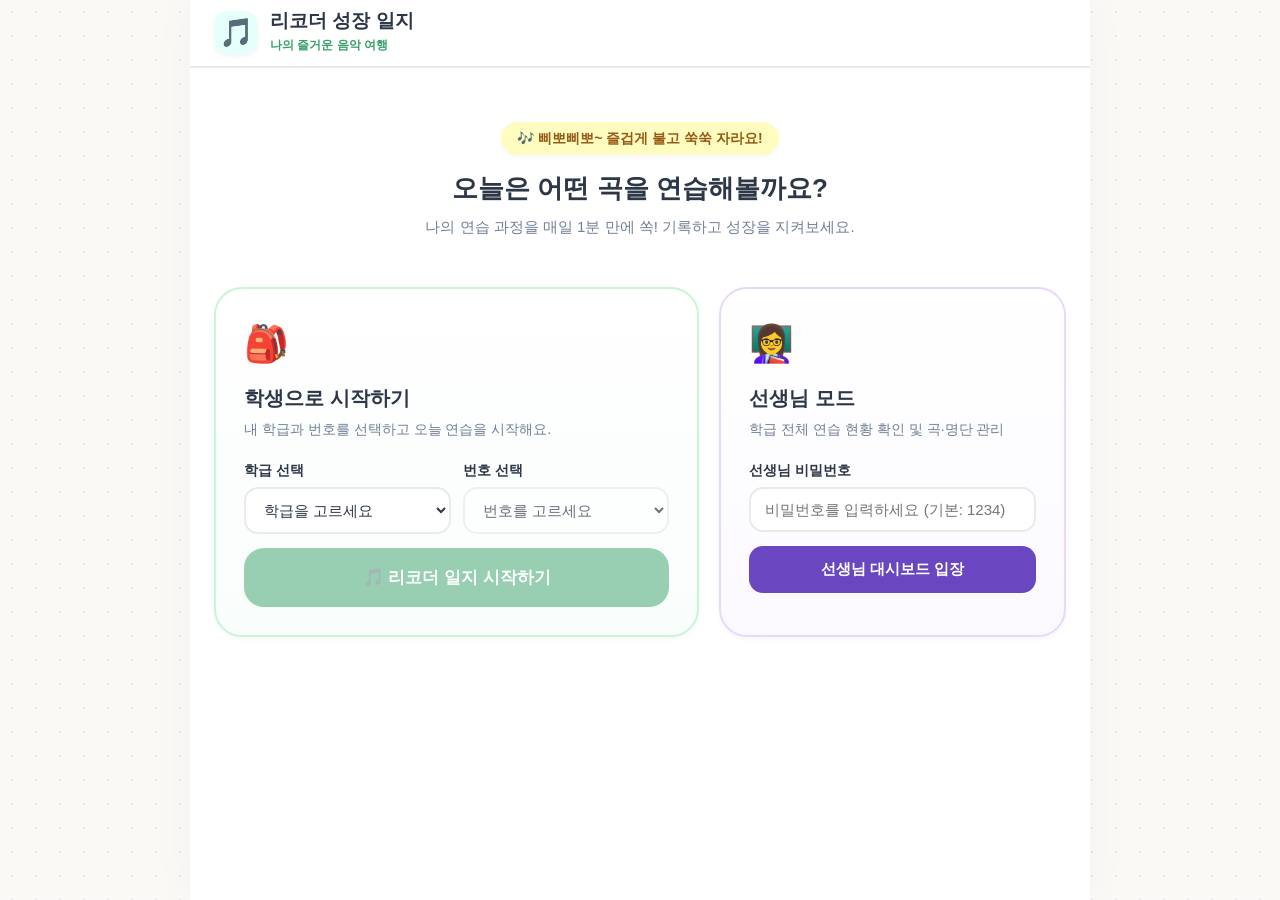
<file: index.html>
<!DOCTYPE html>
<html lang="ko">
<head>
  <meta charset="UTF-8">
  <meta name="viewport" content="width=device-width, initial-scale=1.0, maximum-scale=1.0, user-scalable=no">
  <title>리코더 성장 일지 - 🎵 나의 리코더 연습 기록</title>
  <meta name="description" content="초등학생 리코더 연습 기록 및 성장 과정을 시각화하고 교사와 공유하는 웹앱">
  <meta property="og:title" content="리코더 성장 일지">
  <meta property="og:description" content="초등학생 리코더 연습 기록 및 성장 과정을 시각화하고 교사와 공유하는 웹앱">
  <meta property="og:type" content="website">
  <meta name="twitter:card" content="summary_large_image">
  <style>
/* ==========================================================================
   🎵 리코더 성장 일지 (Recorder Growth Journal) - style.css
   초등학생 눈높이에 맞춘 따뜻하고 귀여운 파스텔톤 디자인 시스템
   ========================================================================== */

/* 1. 디자인 토큰 및 변수 */
:root {
  /* 파스텔 색상 팔레트 */
  --color-bg: #FAF9F6;
  --color-surface: #FFFFFF;
  --color-surface-soft: #F4F7F6;
  --color-border: #E8ECE9;
  
  --color-primary: #38A169;
  --color-primary-light: #E6F4EA;
  --color-primary-dark: #276749;

  --color-accent-mint: #4FD1C5;
  --color-accent-mint-bg: #E6FFFA;

  --color-accent-yellow: #ECC94B;
  --color-accent-yellow-bg: #FEFCBF;

  --color-accent-coral: #F56565;
  --color-accent-coral-bg: #FED7D7;

  --color-accent-blue: #4299E1;
  --color-accent-blue-bg: #EBF8FF;

  --color-accent-purple: #9F7AEA;
  --color-accent-purple-bg: #FAF5FF;

  /* 텍스트 색상 */
  --color-text-main: #2D3748;
  --color-text-muted: #718096;
  --color-text-light: #A0AEC0;

  /* 폰트 및 라운딩 */
  --font-family: -apple-system, BlinkMacSystemFont, "Pretendard", "Apple SD Gothic Neo", "Malgun Gothic", sans-serif;
  --radius-sm: 8px;
  --radius-md: 14px;
  --radius-lg: 20px;
  --radius-xl: 28px;
  --radius-full: 9999px;

  /* 그림자 */
  --shadow-sm: 0 2px 4px rgba(0, 0, 0, 0.04);
  --shadow-md: 0 4px 12px rgba(45, 55, 72, 0.06);
  --shadow-lg: 0 8px 24px rgba(45, 55, 72, 0.08);
  --shadow-hover: 0 10px 28px rgba(56, 161, 105, 0.16);

  /* 트랜지션 */
  --transition-fast: 0.15s ease;
  --transition-normal: 0.25s cubic-bezier(0.16, 1, 0.3, 1);
}

/* 기본 리셋 */
*, *::before, *::after {
  box-sizing: border-box;
  margin: 0;
  padding: 0;
  -webkit-tap-highlight-color: transparent;
}

body {
  font-family: var(--font-family);
  background-color: var(--color-bg);
  color: var(--color-text-main);
  line-height: 1.5;
  font-size: 16px;
  min-height: 100vh;
  display: flex;
  justify-content: center;
  background-image: radial-gradient(#E2E8F0 1px, transparent 1px);
  background-size: 24px 24px;
}

/* 전체 앱 컨테이너 */
.app-container {
  width: 100%;
  max-width: 900px;
  min-height: 100vh;
  background-color: var(--color-surface);
  box-shadow: 0 0 40px rgba(0, 0, 0, 0.04);
  display: flex;
  flex-direction: column;
  position: relative;
}

/* 상단 헤더 */
.app-header {
  height: 68px;
  padding: 0 24px;
  display: flex;
  align-items: center;
  justify-content: space-between;
  border-bottom: 2px solid var(--color-border);
  background-color: rgba(255, 255, 255, 0.95);
  position: sticky;
  top: 0;
  z-index: 50;
  backdrop-filter: blur(8px);
}

.header-logo {
  display: flex;
  align-items: center;
  gap: 12px;
  cursor: pointer;
  user-select: none;
}

.logo-icon {
  font-size: 28px;
  background-color: var(--color-accent-mint-bg);
  width: 44px;
  height: 44px;
  border-radius: var(--radius-md);
  display: flex;
  align-items: center;
  justify-content: center;
  box-shadow: var(--shadow-sm);
}

.logo-text h1 {
  font-size: 19px;
  font-weight: 700;
  color: var(--color-text-main);
  line-height: 1.2;
}

.logo-sub {
  font-size: 12px;
  color: var(--color-primary);
  font-weight: 600;
}

.header-user {
  display: flex;
  align-items: center;
  gap: 10px;
}

.user-badge {
  display: flex;
  align-items: center;
  background-color: var(--color-primary-light);
  padding: 6px 14px;
  border-radius: var(--radius-full);
  gap: 6px;
  font-size: 14px;
}

.badge-role {
  background-color: var(--color-primary);
  color: white;
  font-size: 11px;
  font-weight: 700;
  padding: 2px 7px;
  border-radius: var(--radius-full);
}

.badge-name {
  font-weight: 700;
  color: var(--color-primary-dark);
}

/* 메인 컨텐츠 및 뷰 라우팅 */
.main-content {
  flex: 1;
  padding: 24px;
}

.view {
  display: none;
  animation: fadeIn 0.3s ease-out;
}

.view.active {
  display: block;
}

@keyframes fadeIn {
  from { opacity: 0; transform: translateY(8px); }
  to { opacity: 1; transform: translateY(0); }
}

/* ==========================================================================
   뷰 1: 시작 화면 (Start View)
   ========================================================================== */
.welcome-hero {
  text-align: center;
  padding: 30px 16px 24px;
}

.hero-bubble {
  display: inline-block;
  background-color: var(--color-accent-yellow-bg);
  color: #975A16;
  font-weight: 700;
  font-size: 14px;
  padding: 6px 16px;
  border-radius: var(--radius-full);
  margin-bottom: 14px;
  box-shadow: var(--shadow-sm);
}

.hero-title {
  font-size: 26px;
  font-weight: 800;
  color: var(--color-text-main);
  margin-bottom: 8px;
}

.hero-desc {
  font-size: 15px;
  color: var(--color-text-muted);
}

.mode-select-grid {
  display: grid;
  grid-template-columns: 1.4fr 1fr;
  gap: 20px;
  margin-top: 24px;
}

@media (max-width: 768px) {
  .mode-select-grid {
    grid-template-columns: 1fr;
  }
}

.mode-card {
  background-color: var(--color-surface);
  border: 2px solid var(--color-border);
  border-radius: var(--radius-xl);
  padding: 28px;
  box-shadow: var(--shadow-sm);
  transition: var(--transition-normal);
}

.mode-card:hover {
  border-color: var(--color-accent-mint);
  box-shadow: var(--shadow-md);
}

.student-card {
  background: linear-gradient(180deg, #FFFFFF 0%, #F9FDFB 100%);
  border-color: #C6F6D5;
}

.teacher-card {
  background: linear-gradient(180deg, #FFFFFF 0%, #FBF9FF 100%);
  border-color: #E9D8FD;
}

.card-icon {
  font-size: 36px;
  margin-bottom: 12px;
}

.mode-card h3 {
  font-size: 20px;
  font-weight: 700;
  margin-bottom: 6px;
}

.mode-card p {
  font-size: 14px;
  color: var(--color-text-muted);
  margin-bottom: 20px;
}

.student-preview-box {
  background-color: var(--color-primary-light);
  border-radius: var(--radius-md);
  padding: 12px 16px;
  margin-bottom: 14px;
  display: flex;
  align-items: center;
  justify-content: space-between;
}

.preview-label {
  font-size: 14px;
  color: var(--color-primary-dark);
}

.preview-name {
  font-size: 18px;
  font-weight: 800;
  color: var(--color-primary-dark);
}

/* ==========================================================================
   뷰 2: 학생 홈 화면 (Student Home)
   ========================================================================== */
.student-welcome-banner {
  background: linear-gradient(135deg, #E6FFFA 0%, #FEFCBF 100%);
  border-radius: var(--radius-xl);
  padding: 24px 28px;
  display: flex;
  align-items: center;
  justify-content: space-between;
  margin-bottom: 24px;
  box-shadow: var(--shadow-sm);
  border: 1px solid rgba(79, 209, 197, 0.2);
}

.welcome-chip {
  display: inline-block;
  background-color: white;
  color: var(--color-primary-dark);
  font-size: 13px;
  font-weight: 700;
  padding: 4px 12px;
  border-radius: var(--radius-full);
  margin-bottom: 6px;
}

.welcome-name {
  font-size: 24px;
  font-weight: 800;
  color: var(--color-text-main);
  margin-bottom: 4px;
}

.welcome-quote {
  font-size: 14px;
  color: #4A5568;
}

.welcome-badge-icon {
  font-size: 48px;
}

/* 핵심 요약 통계 그리드 */
.stats-summary-grid {
  display: grid;
  grid-template-columns: repeat(3, 1fr);
  gap: 16px;
  margin-bottom: 24px;
}

.stat-card {
  background-color: var(--color-surface);
  border: 2px solid var(--color-border);
  border-radius: var(--radius-lg);
  padding: 18px 20px;
  display: flex;
  align-items: center;
  gap: 16px;
  box-shadow: var(--shadow-sm);
}

.stat-icon {
  width: 48px;
  height: 48px;
  border-radius: var(--radius-md);
  display: flex;
  align-items: center;
  justify-content: center;
  font-size: 24px;
}

.bg-mint { background-color: var(--color-accent-mint-bg); }
.bg-yellow { background-color: var(--color-accent-yellow-bg); }
.bg-pink { background-color: var(--color-accent-coral-bg); }

.stat-content {
  display: flex;
  flex-direction: column;
}

.stat-label {
  font-size: 13px;
  color: var(--color-text-muted);
  font-weight: 600;
}

.stat-value {
  font-size: 26px;
  font-weight: 800;
  color: var(--color-text-main);
  line-height: 1.1;
}

.stat-value small {
  font-size: 15px;
  font-weight: 600;
  margin-left: 2px;
  color: var(--color-text-muted);
}

/* 현재 도전 곡 카드 */
.current-challenge-card {
  background-color: var(--color-accent-blue-bg);
  border: 2px solid #BEE3F8;
  border-radius: var(--radius-lg);
  padding: 20px 24px;
  margin-bottom: 24px;
}

.challenge-header {
  display: flex;
  align-items: center;
  justify-content: space-between;
  margin-bottom: 8px;
}

.challenge-tag {
  font-size: 12px;
  font-weight: 700;
  color: #2B6CB0;
  text-transform: uppercase;
}

.challenge-stage-badge {
  background-color: #3182CE;
  color: white;
  font-size: 12px;
  font-weight: 700;
  padding: 3px 10px;
  border-radius: var(--radius-full);
}

.challenge-title {
  font-size: 20px;
  font-weight: 800;
  color: #2C5282;
  margin-bottom: 4px;
}

.challenge-tip {
  font-size: 14px;
  color: #4A5568;
}

/* 액션 버튼 그룹 */
.action-buttons-group {
  display: flex;
  flex-direction: column;
  gap: 14px;
  margin-bottom: 30px;
}

.btn-hero {
  padding: 20px 24px;
  display: flex;
  align-items: center;
  justify-content: center;
  gap: 16px;
  border-radius: var(--radius-xl);
  box-shadow: 0 8px 20px rgba(56, 161, 105, 0.25);
  font-size: 20px;
}

.btn-hero-icon {
  font-size: 36px;
}

.btn-hero-text {
  text-align: left;
  display: flex;
  flex-direction: column;
}

.btn-hero-text strong {
  font-size: 20px;
  font-weight: 800;
  line-height: 1.2;
}

.btn-hero-text small {
  font-size: 13px;
  opacity: 0.9;
  font-weight: 500;
}

/* 최근 연습 기록 섹션 */
.recent-records-section {
  background-color: var(--color-surface-soft);
  border-radius: var(--radius-lg);
  padding: 20px;
  border: 1px solid var(--color-border);
}

.section-header {
  display: flex;
  align-items: center;
  justify-content: space-between;
  margin-bottom: 14px;
}

.section-header h4 {
  font-size: 16px;
  font-weight: 700;
}

.section-sub {
  font-size: 12px;
  color: var(--color-text-muted);
}

.recent-records-list {
  display: flex;
  flex-direction: column;
  gap: 10px;
}

.record-item-card {
  background-color: var(--color-surface);
  border-radius: var(--radius-md);
  padding: 12px 16px;
  display: flex;
  align-items: center;
  justify-content: space-between;
  border: 1px solid var(--color-border);
  box-shadow: var(--shadow-sm);
}

.record-main-info {
  display: flex;
  align-items: center;
  gap: 12px;
}

.record-emoji {
  font-size: 26px;
}

.record-titles strong {
  font-size: 15px;
  font-weight: 700;
  display: block;
}

.record-meta {
  font-size: 12px;
  color: var(--color-text-muted);
}

.record-badge-count {
  background-color: var(--color-primary-light);
  color: var(--color-primary-dark);
  font-size: 14px;
  font-weight: 700;
  padding: 4px 12px;
  border-radius: var(--radius-full);
}

.empty-state-text {
  text-align: center;
  padding: 24px;
  color: var(--color-text-muted);
  font-size: 14px;
}

/* ==========================================================================
   뷰 3: 오늘의 연습 기록 작성 화면 (Practice Form)
   ========================================================================== */
.form-header-bar {
  display: flex;
  flex-direction: column;
  align-items: flex-start;
  gap: 6px;
  margin-bottom: 24px;
  padding-bottom: 16px;
  border-bottom: 2px solid var(--color-border);
}

.form-header-bar h2 {
  font-size: 24px;
  font-weight: 800;
}

.step-indicator {
  font-size: 13px;
  color: var(--color-primary);
  font-weight: 600;
}

.practice-record-form {
  display: flex;
  flex-direction: column;
  gap: 22px;
}

.form-card {
  background-color: var(--color-surface);
  border: 2px solid var(--color-border);
  border-radius: var(--radius-xl);
  padding: 24px;
  box-shadow: var(--shadow-sm);
}

.form-card-title {
  display: flex;
  align-items: flex-start;
  gap: 14px;
  margin-bottom: 18px;
}

.step-num {
  background-color: var(--color-primary);
  color: white;
  width: 32px;
  height: 32px;
  border-radius: var(--radius-full);
  display: flex;
  align-items: center;
  justify-content: center;
  font-weight: 800;
  font-size: 15px;
  flex-shrink: 0;
  box-shadow: 0 2px 6px rgba(56, 161, 105, 0.3);
}

.form-card-title h3 {
  font-size: 18px;
  font-weight: 700;
  color: var(--color-text-main);
  line-height: 1.3;
}

.form-card-title p {
  font-size: 13px;
  color: var(--color-text-muted);
  margin-top: 2px;
}

/* 집중 영역 선택 (Choice Grid) */
.choice-grid {
  display: grid;
  grid-template-columns: repeat(auto-fit, minmax(130px, 1fr));
  gap: 10px;
}

.choice-pill {
  cursor: pointer;
}

.choice-pill input[type="radio"] {
  display: none;
}

.choice-pill-content {
  border: 2px solid var(--color-border);
  border-radius: var(--radius-lg);
  padding: 16px 12px;
  display: flex;
  flex-direction: column;
  align-items: center;
  text-align: center;
  background-color: var(--color-surface);
  transition: var(--transition-fast);
  user-select: none;
}

.choice-pill input[type="radio"]:checked + .choice-pill-content {
  border-color: var(--color-primary);
  background-color: var(--color-primary-light);
  transform: translateY(-2px);
  box-shadow: var(--shadow-md);
}

.pill-icon {
  font-size: 28px;
  margin-bottom: 6px;
}

.pill-text {
  font-size: 15px;
  font-weight: 700;
  color: var(--color-text-main);
}

.pill-desc {
  font-size: 11px;
  color: var(--color-text-muted);
  margin-top: 2px;
}

/* 카운터 컨테이너 */
.counter-container {
  display: flex;
  flex-direction: column;
  align-items: center;
  gap: 20px;
  padding: 10px 0;
}

.counter-display {
  display: flex;
  align-items: baseline;
  justify-content: center;
  gap: 6px;
}

.counter-value {
  font-size: 64px;
  font-weight: 900;
  color: var(--color-primary);
  line-height: 1;
}

.counter-unit {
  font-size: 24px;
  font-weight: 700;
  color: var(--color-text-muted);
}

.counter-actions {
  width: 100%;
  max-width: 480px;
  display: flex;
  flex-direction: column;
  gap: 12px;
}

.btn-tap-counter {
  background: linear-gradient(135deg, #38A169 0%, #48BB78 100%);
  color: white;
  padding: 22px 28px;
  border-radius: var(--radius-xl);
  border: none;
  font-size: 22px;
  font-weight: 800;
  display: flex;
  align-items: center;
  justify-content: center;
  gap: 12px;
  box-shadow: 0 8px 24px rgba(56, 161, 105, 0.3);
  cursor: pointer;
  transition: transform 0.1s cubic-bezier(0.1, 0.9, 0.2, 1);
}

.btn-tap-counter:active {
  transform: scale(0.96);
  box-shadow: 0 4px 12px rgba(56, 161, 105, 0.2);
}

.counter-sub-actions {
  display: flex;
  align-items: center;
  justify-content: space-between;
}

.stepper-mini {
  display: flex;
  align-items: center;
  gap: 8px;
}

.btn-step {
  width: 40px;
  height: 40px;
  border-radius: var(--radius-md);
  border: 2px solid var(--color-border);
  background-color: var(--color-surface);
  font-size: 20px;
  font-weight: 700;
  color: var(--color-text-main);
  display: flex;
  align-items: center;
  justify-content: center;
  cursor: pointer;
  transition: var(--transition-fast);
}

.btn-step:hover {
  border-color: var(--color-primary);
  background-color: var(--color-primary-light);
}

/* 자기평가 카드 그리드 */
.self-eval-grid {
  display: grid;
  grid-template-columns: repeat(3, 1fr);
  gap: 14px;
}

@media (max-width: 640px) {
  .self-eval-grid {
    grid-template-columns: 1fr;
  }
}

.eval-card {
  cursor: pointer;
}

.eval-card input[type="radio"] {
  display: none;
}

.eval-card-content {
  border: 2px solid var(--color-border);
  border-radius: var(--radius-lg);
  padding: 20px 16px;
  text-align: center;
  display: flex;
  flex-direction: column;
  align-items: center;
  gap: 6px;
  background-color: var(--color-surface);
  transition: var(--transition-fast);
  user-select: none;
  min-height: 140px;
  justify-content: center;
}

.eval-emoji {
  font-size: 38px;
}

.eval-title {
  font-size: 16px;
  font-weight: 800;
}

.eval-desc {
  font-size: 12px;
  color: var(--color-text-muted);
  line-height: 1.3;
}

.eval-card input[type="radio"]:checked + .eval-good {
  border-color: #38A169;
  background-color: #F0FFF4;
  box-shadow: 0 4px 14px rgba(56, 161, 105, 0.2);
  transform: translateY(-2px);
}

.eval-card input[type="radio"]:checked + .eval-so-so {
  border-color: #D69E2E;
  background-color: #FFFFF0;
  box-shadow: 0 4px 14px rgba(214, 158, 46, 0.2);
  transform: translateY(-2px);
}

.eval-card input[type="radio"]:checked + .eval-need-more {
  border-color: #E53E3E;
  background-color: #FFF5F5;
  box-shadow: 0 4px 14px rgba(229, 62, 62, 0.2);
  transform: translateY(-2px);
}

.selected-song-stage-box {
  margin-top: 10px;
  background-color: var(--color-surface-soft);
  padding: 10px 14px;
  border-radius: var(--radius-md);
  display: flex;
  align-items: center;
  gap: 8px;
}

.stage-guide-label {
  font-size: 13px;
  color: var(--color-text-muted);
}

.form-submit-area {
  padding-top: 10px;
  margin-bottom: 20px;
}

/* ==========================================================================
   뷰 4: 연습 완료 화면 (Complete View)
   ========================================================================== */
.complete-card {
  text-align: center;
  padding: 40px 24px;
  max-width: 560px;
  margin: 0 auto;
}

.complete-confetti {
  font-size: 64px;
  margin-bottom: 14px;
  animation: bounce 0.6s ease-in-out infinite alternate;
}

@keyframes bounce {
  from { transform: translateY(0); }
  to { transform: translateY(-10px); }
}

.complete-title {
  font-size: 28px;
  font-weight: 800;
  color: var(--color-text-main);
  margin-bottom: 8px;
}

.complete-sub {
  font-size: 15px;
  color: var(--color-text-muted);
  margin-bottom: 28px;
}

.complete-summary-box {
  background-color: var(--color-surface-soft);
  border: 2px dashed var(--color-border);
  border-radius: var(--radius-xl);
  padding: 24px;
  margin-bottom: 30px;
  display: grid;
  grid-template-columns: 1fr 1fr;
  gap: 16px;
  text-align: left;
}

.summary-item {
  display: flex;
  flex-direction: column;
}

.s-label {
  font-size: 12px;
  color: var(--color-text-muted);
  font-weight: 600;
}

.s-val {
  font-size: 17px;
  font-weight: 800;
  color: var(--color-text-main);
  margin-top: 2px;
}

.complete-actions {
  display: flex;
  flex-direction: column;
  gap: 12px;
}

/* ==========================================================================
   뷰 5: 나의 성장 기록 화면 (Growth View)
   ========================================================================== */
.growth-stats-grid {
  display: grid;
  grid-template-columns: repeat(3, 1fr);
  gap: 14px;
  margin-bottom: 24px;
}

.g-stat-card {
  background: linear-gradient(180deg, #FFFFFF 0%, #F9FBF9 100%);
  border: 2px solid var(--color-border);
  border-radius: var(--radius-lg);
  padding: 18px 16px;
  text-align: center;
  box-shadow: var(--shadow-sm);
}

.g-stat-label {
  font-size: 13px;
  color: var(--color-text-muted);
  font-weight: 600;
  display: block;
}

.g-stat-num {
  font-size: 32px;
  font-weight: 900;
  color: var(--color-primary);
  display: block;
  margin: 4px 0;
}

.g-stat-card small {
  font-size: 12px;
  color: var(--color-text-muted);
}

/* 선생님 응원 배너 */
.teacher-feedback-banner {
  background: linear-gradient(135deg, #FAF5FF 0%, #EBF8FF 100%);
  border: 2px solid #D6BCFA;
  border-radius: var(--radius-lg);
  padding: 20px;
  margin-bottom: 24px;
  box-shadow: var(--shadow-sm);
}

.feedback-badge {
  font-size: 13px;
  font-weight: 700;
  color: #6B46C1;
  margin-bottom: 6px;
}

.feedback-text {
  font-size: 16px;
  font-weight: 600;
  color: #2D3748;
  margin-bottom: 12px;
  line-height: 1.4;
}

.feedback-footer {
  display: flex;
  align-items: center;
  justify-content: space-between;
}

.feedback-date {
  font-size: 12px;
  color: var(--color-text-muted);
}

.growth-card {
  background-color: var(--color-surface);
  border: 2px solid var(--color-border);
  border-radius: var(--radius-xl);
  padding: 24px;
  margin-bottom: 24px;
  box-shadow: var(--shadow-sm);
}

.growth-card-header {
  display: flex;
  align-items: center;
  justify-content: space-between;
  margin-bottom: 20px;
}

.growth-card-header h4 {
  font-size: 18px;
  font-weight: 800;
}

/* CSS 막대 차트 */
.chart-container {
  display: flex;
  align-items: flex-end;
  justify-content: space-between;
  height: 180px;
  padding: 20px 10px 10px;
  border-bottom: 2px solid var(--color-border);
  gap: 8px;
}

.chart-bar-col {
  flex: 1;
  display: flex;
  flex-direction: column;
  align-items: center;
  height: 100%;
  justify-content: flex-end;
}

.chart-bar-wrapper {
  width: 100%;
  max-width: 44px;
  height: 100%;
  display: flex;
  align-items: flex-end;
  justify-content: center;
}

.chart-bar {
  width: 100%;
  background: linear-gradient(180deg, #4FD1C5 0%, #38A169 100%);
  border-radius: 8px 8px 0 0;
  min-height: 4px;
  transition: height 0.6s cubic-bezier(0.16, 1, 0.3, 1);
  position: relative;
}

.chart-val {
  position: absolute;
  top: -24px;
  left: 50%;
  transform: translateX(-50%);
  font-size: 12px;
  font-weight: 700;
  color: var(--color-primary-dark);
}

.chart-date-label {
  font-size: 12px;
  color: var(--color-text-muted);
  margin-top: 8px;
  font-weight: 600;
}

/* 곡별 단계 진행 리스트 */
.song-stages-list {
  display: flex;
  flex-direction: column;
  gap: 14px;
}

.song-stage-item {
  border: 1px solid var(--color-border);
  border-radius: var(--radius-lg);
  padding: 16px;
  background-color: var(--color-surface-soft);
}

.song-stage-header {
  display: flex;
  align-items: center;
  justify-content: space-between;
  margin-bottom: 10px;
}

.song-stage-title {
  font-size: 16px;
  font-weight: 700;
}

.song-stage-count {
  font-size: 13px;
  color: var(--color-primary-dark);
  font-weight: 600;
}

.stage-step-bar {
  display: grid;
  grid-template-columns: repeat(4, 1fr);
  gap: 6px;
}

.stage-step-pill {
  height: 8px;
  border-radius: var(--radius-full);
  background-color: #E2E8F0;
  transition: var(--transition-normal);
}

.stage-step-pill.completed {
  background-color: var(--color-primary);
}

.stage-step-pill.active {
  background-color: var(--color-accent-mint);
}

/* 타임라인 일지 */
.records-timeline {
  display: flex;
  flex-direction: column;
  gap: 12px;
}

.timeline-item {
  border-left: 3px solid var(--color-primary);
  padding-left: 16px;
  padding-bottom: 12px;
  position: relative;
}

.timeline-item::before {
  content: "";
  position: absolute;
  left: -7px;
  top: 4px;
  width: 11px;
  height: 11px;
  border-radius: 50%;
  background-color: var(--color-primary);
  border: 2px solid white;
}

.timeline-date {
  font-size: 12px;
  color: var(--color-text-muted);
  font-weight: 600;
}

.timeline-content-card {
  background-color: var(--color-surface-soft);
  border-radius: var(--radius-md);
  padding: 12px 16px;
  margin-top: 6px;
}

.t-card-row {
  display: flex;
  align-items: center;
  justify-content: space-between;
}

.t-card-comment {
  margin-top: 8px;
  padding-top: 8px;
  border-top: 1px dashed var(--color-border);
  font-size: 13px;
  color: #4A5568;
}

/* ==========================================================================
   뷰 6 & 7: 교사 대시보드 및 관리 센터 (Teacher Views)
   ========================================================================== */
.teacher-header-bar {
  display: flex;
  align-items: center;
  justify-content: space-between;
  margin-bottom: 24px;
  padding-bottom: 16px;
  border-bottom: 2px solid var(--color-border);
}

.teacher-header-bar h2 {
  font-size: 24px;
  font-weight: 800;
}

.teacher-header-bar p {
  font-size: 14px;
  color: var(--color-text-muted);
}

.teacher-header-btns {
  display: flex;
  align-items: center;
  gap: 8px;
}

.teacher-overview-grid {
  display: grid;
  grid-template-columns: repeat(4, 1fr);
  gap: 14px;
  margin-bottom: 24px;
}

@media (max-width: 768px) {
  .teacher-overview-grid {
    grid-template-columns: repeat(2, 1fr);
  }
}

.t-card {
  background-color: var(--color-surface);
  border: 2px solid var(--color-border);
  border-radius: var(--radius-lg);
  padding: 18px;
  display: flex;
  flex-direction: column;
}

.t-label {
  font-size: 12px;
  font-weight: 600;
  color: var(--color-text-muted);
}

.t-value {
  font-size: 22px;
  font-weight: 800;
  margin-top: 4px;
  color: var(--color-text-main);
}

.t-badge {
  font-size: 11px;
  background-color: var(--color-primary-light);
  color: var(--color-primary-dark);
  padding: 2px 6px;
  border-radius: var(--radius-full);
  margin-top: 4px;
  display: inline-block;
  align-self: flex-start;
  font-weight: 700;
}

.teacher-card-container {
  background-color: var(--color-surface);
  border: 2px solid var(--color-border);
  border-radius: var(--radius-xl);
  padding: 20px;
  box-shadow: var(--shadow-sm);
}

.teacher-card-header {
  display: flex;
  align-items: center;
  justify-content: space-between;
  margin-bottom: 16px;
}

.table-responsive {
  width: 100%;
  overflow-x: auto;
}

.teacher-table {
  width: 100%;
  border-collapse: collapse;
  font-size: 14px;
  text-align: left;
}

.teacher-table th {
  background-color: var(--color-surface-soft);
  color: var(--color-text-muted);
  font-weight: 700;
  padding: 12px 14px;
  border-bottom: 2px solid var(--color-border);
  white-space: nowrap;
}

.teacher-table td {
  padding: 14px;
  border-bottom: 1px solid var(--color-border);
  vertical-align: middle;
}

.teacher-table tbody tr:hover {
  background-color: #F8FAF9;
}

/* 관리 탭 네비게이션 */
.manage-tabs {
  display: flex;
  gap: 8px;
  margin-bottom: 20px;
  border-bottom: 2px solid var(--color-border);
  padding-bottom: 8px;
  overflow-x: auto;
}

.tab-btn {
  background: none;
  border: none;
  padding: 8px 16px;
  font-size: 14px;
  font-weight: 700;
  color: var(--color-text-muted);
  border-radius: var(--radius-md);
  cursor: pointer;
  transition: var(--transition-fast);
  white-space: nowrap;
}

.tab-btn:hover {
  color: var(--color-primary);
  background-color: var(--color-surface-soft);
}

.tab-btn.active {
  color: var(--color-primary-dark);
  background-color: var(--color-primary-light);
}

.tab-pane {
  display: none;
}

.tab-pane.active {
  display: block;
}

.manage-box {
  background-color: var(--color-surface);
  border: 2px solid var(--color-border);
  border-radius: var(--radius-xl);
  padding: 24px;
}

.box-header {
  display: flex;
  align-items: center;
  justify-content: space-between;
}

.sheet-status-box {
  background-color: var(--color-surface-soft);
  padding: 14px 18px;
  border-radius: var(--radius-md);
  margin-top: 14px;
  display: flex;
  align-items: center;
  gap: 12px;
}

.status-indicator {
  width: 12px;
  height: 12px;
  border-radius: 50%;
  display: inline-block;
}

.status-local { background-color: #ECC94B; }
.status-connected { background-color: #38A169; }
.status-error { background-color: #E53E3E; }

.guide-box {
  background-color: var(--color-accent-blue-bg);
  border-radius: var(--radius-md);
  padding: 16px;
  border: 1px solid #BEE3F8;
}

.guide-box h4 {
  font-size: 14px;
  color: #2B6CB0;
  margin-bottom: 4px;
}

.guide-box p {
  font-size: 13px;
  color: #4A5568;
}

/* ==========================================================================
   공통 폼 요소 및 버튼
   ========================================================================== */
.form-group {
  margin-bottom: 14px;
  display: flex;
  flex-direction: column;
  gap: 6px;
}

.form-group label {
  font-size: 14px;
  font-weight: 700;
  color: var(--color-text-main);
  display: flex;
  align-items: baseline;
  justify-content: space-between;
}

.label-hint {
  font-size: 12px;
  color: var(--color-text-muted);
  font-weight: 400;
}

.form-input, .form-select, .form-textarea {
  width: 100%;
  padding: 12px 14px;
  border: 2px solid var(--color-border);
  border-radius: var(--radius-md);
  font-size: 15px;
  font-family: inherit;
  background-color: var(--color-surface);
  color: var(--color-text-main);
  transition: var(--transition-fast);
}

.form-input:focus, .form-select:focus, .form-textarea:focus {
  outline: none;
  border-color: var(--color-primary);
  box-shadow: 0 0 0 3px rgba(56, 161, 105, 0.15);
}

.select-lg {
  padding: 14px 16px;
  font-size: 16px;
  font-weight: 700;
}

.form-row {
  display: flex;
  gap: 12px;
}

.flex-1 { flex: 1; }

.form-check {
  display: flex;
  align-items: center;
  gap: 8px;
  margin: 12px 0 18px;
  font-size: 13px;
  color: var(--color-text-muted);
}

.form-checkbox {
  width: 18px;
  height: 18px;
  accent-color: var(--color-primary);
}

.textarea-counter {
  text-align: right;
  font-size: 12px;
  color: var(--color-text-muted);
}

/* 버튼 */
.btn {
  display: inline-flex;
  align-items: center;
  justify-content: center;
  gap: 8px;
  padding: 12px 20px;
  font-size: 15px;
  font-weight: 700;
  border-radius: var(--radius-md);
  border: 2px solid transparent;
  cursor: pointer;
  transition: var(--transition-fast);
  user-select: none;
  text-decoration: none;
}

.btn-primary {
  background-color: var(--color-primary);
  color: white;
}

.btn-primary:hover {
  background-color: var(--color-primary-dark);
}

.btn-primary:active {
  transform: scale(0.98);
}

.btn-secondary {
  background-color: #6B46C1;
  color: white;
}

.btn-secondary:hover {
  background-color: #553C9A;
}

.btn-outline {
  background-color: transparent;
  border-color: var(--color-border);
  color: var(--color-text-main);
}

.btn-outline:hover {
  border-color: var(--color-text-muted);
  background-color: var(--color-surface-soft);
}

.btn-ghost {
  background-color: transparent;
  color: var(--color-text-muted);
}

.btn-ghost:hover {
  background-color: var(--color-surface-soft);
  color: var(--color-text-main);
}

.btn-soft {
  background-color: var(--color-surface-soft);
  color: var(--color-text-main);
  border: 2px solid var(--color-border);
}

.btn-soft:hover {
  background-color: #EDF2F7;
}

.btn-lg {
  padding: 16px 24px;
  font-size: 17px;
  border-radius: var(--radius-lg);
}

.btn-sm {
  padding: 6px 12px;
  font-size: 13px;
  border-radius: var(--radius-sm);
}

.btn-xs {
  padding: 4px 8px;
  font-size: 11px;
  border-radius: 4px;
}

.btn-block {
  width: 100%;
}

.btn:disabled {
  opacity: 0.5;
  cursor: not-allowed;
  transform: none !important;
}

/* 뱃지 */
.badge {
  display: inline-block;
  padding: 3px 8px;
  font-size: 12px;
  font-weight: 700;
  border-radius: var(--radius-full);
}

.badge-primary {
  background-color: var(--color-primary-light);
  color: var(--color-primary-dark);
}

/* 모달 */
.modal-overlay {
  position: fixed;
  top: 0;
  left: 0;
  right: 0;
  bottom: 0;
  background-color: rgba(0, 0, 0, 0.4);
  backdrop-filter: blur(4px);
  display: flex;
  align-items: center;
  justify-content: center;
  z-index: 100;
  padding: 16px;
}

.modal-dialog {
  background-color: var(--color-surface);
  border-radius: var(--radius-xl);
  width: 100%;
  max-width: 600px;
  max-height: 90vh;
  overflow-y: auto;
  box-shadow: var(--shadow-lg);
  padding: 24px;
}

.modal-dialog.modal-sm {
  max-width: 440px;
}

.modal-header {
  display: flex;
  align-items: center;
  justify-content: space-between;
  margin-bottom: 20px;
}

.btn-close {
  background: none;
  border: none;
  font-size: 20px;
  cursor: pointer;
  color: var(--color-text-muted);
}

.modal-summary-grid {
  display: grid;
  grid-template-columns: repeat(3, 1fr);
  gap: 10px;
  margin-bottom: 20px;
}

.m-stat {
  background-color: var(--color-surface-soft);
  border-radius: var(--radius-md);
  padding: 12px;
  text-align: center;
}

.m-stat span {
  font-size: 11px;
  color: var(--color-text-muted);
  display: block;
}

.m-stat strong {
  font-size: 18px;
  color: var(--color-text-main);
}

.feedback-input-box {
  background-color: #FAF5FF;
  border: 1px solid #E9D8FD;
  border-radius: var(--radius-lg);
  padding: 16px;
  margin-bottom: 20px;
}

.feedback-input-box h4 {
  font-size: 14px;
  color: #6B46C1;
  margin-bottom: 8px;
}

.modal-records-history h4 {
  font-size: 15px;
  margin-bottom: 10px;
}

.modal-records-list {
  display: flex;
  flex-direction: column;
  gap: 8px;
  max-height: 240px;
  overflow-y: auto;
}

/* 토스트 알림 */
.toast-container {
  position: fixed;
  bottom: 24px;
  left: 50%;
  transform: translateX(-50%);
  display: flex;
  flex-direction: column;
  gap: 8px;
  z-index: 150;
  pointer-events: none;
}

.toast {
  background-color: #2D3748;
  color: white;
  padding: 12px 20px;
  border-radius: var(--radius-full);
  font-size: 14px;
  font-weight: 600;
  box-shadow: 0 4px 16px rgba(0, 0, 0, 0.2);
  display: flex;
  align-items: center;
  gap: 8px;
  animation: toastUp 0.3s ease;
}

.toast.toast-success {
  background-color: #2F855A;
}

.toast.toast-error {
  background-color: #C53030;
}

@keyframes toastUp {
  from { opacity: 0; transform: translateY(16px); }
  to { opacity: 1; transform: translateY(0); }
}

/* 헬퍼 클래스 */
.text-center { text-align: center; }
.text-right { text-align: right; }
.tracking-widest { letter-spacing: 0.25em; }
.text-primary { color: var(--color-primary); }
.text-accent { color: #DD6B20; }
.text-muted { color: var(--color-text-muted); }
.mt-2 { margin-top: 8px; }
.mt-3 { margin-top: 12px; }
.mt-4 { margin-top: 16px; }

</style>
</head>
<body>
  <div id="app" class="app-container">
    <!-- 상단 글로벌 헤더 -->
    <header class="app-header">
      <div class="header-logo" id="headerLogoBtn" role="button" tabindex="0">
        <span class="logo-icon">🎵</span>
        <div class="logo-text">
          <h1>리코더 성장 일지</h1>
          <span class="logo-sub">나의 즐거운 음악 여행</span>
        </div>
      </div>
      <div class="header-user" id="headerUserArea">
        <div class="user-badge" id="currentUserBadge" style="display: none;">
          <span class="badge-role" id="badgeRoleText">학생</span>
          <span class="badge-name" id="badgeNameText">홍길동</span>
        </div>
        <button type="button" class="btn btn-sm btn-ghost" id="logoutBtn" style="display: none;">
          나가기
        </button>
      </div>
    </header>

    <!-- 메인 컨텐츠 영역 (뷰 전환) -->
    <main class="main-content">

      <!-- ================= 1. 시작 화면 ================= -->
      <section id="view-start" class="view active">
        <div class="welcome-hero">
          <div class="hero-bubble">🎶 삐뽀삐뽀~ 즐겁게 불고 쑥쑥 자라요!</div>
          <h2 class="hero-title">오늘은 어떤 곡을 연습해볼까요?</h2>
          <p class="hero-desc">나의 연습 과정을 매일 1분 만에 쏙! 기록하고 성장을 지켜보세요.</p>
        </div>

        <div class="mode-select-grid">
          <!-- 학생 시작 카드 -->
          <div class="mode-card student-card">
            <div class="card-icon">🎒</div>
            <h3>학생으로 시작하기</h3>
            <p>내 학급과 번호를 선택하고 오늘 연습을 시작해요.</p>
            
            <form id="studentLoginForm" class="login-form">
              <div class="form-row">
                <div class="form-group flex-1">
                  <label for="selectClass">학급 선택</label>
                  <select id="selectClass" class="form-select" required>
                    <option value="">학급을 고르세요</option>
                  </select>
                </div>
                <div class="form-group flex-1">
                  <label for="selectStudentNumber">번호 선택</label>
                  <select id="selectStudentNumber" class="form-select" disabled required>
                    <option value="">번호를 고르세요</option>
                  </select>
                </div>
              </div>

              <div class="student-preview-box" id="studentPreviewBox" style="display: none;">
                <span class="preview-label">학생 이름:</span>
                <span class="preview-name" id="studentPreviewName">-</span>
              </div>

              <div class="form-group" id="studentPinGroup" style="display: none;">
                <label for="studentPinInput">
                  확인 번호 (4자리)
                  <span class="label-hint">처음 접속 시 기본값: 0000</span>
                </label>
                <input type="password" id="studentPinInput" class="form-input text-center tracking-widest" maxlength="4" placeholder="0000" inputmode="numeric">
              </div>

              <div class="form-check" id="rememberTabletGroup" style="display: none;">
                <input type="checkbox" id="rememberTabletCheck" class="form-checkbox">
                <label for="rememberTabletCheck">이 태블릿에 내 정보 기억하기 (다음부터 바로 시작)</label>
              </div>

              <button type="submit" class="btn btn-primary btn-block btn-lg" id="btnStudentStart" disabled>
                🎵 리코더 일지 시작하기
              </button>
            </form>
          </div>

          <!-- 선생님 입장 카드 -->
          <div class="mode-card teacher-card">
            <div class="card-icon">👩‍🏫</div>
            <h3>선생님 모드</h3>
            <p>학급 전체 연습 현황 확인 및 곡·명단 관리</p>

            <form id="teacherLoginForm" class="login-form">
              <div class="form-group">
                <label for="teacherPinInput">선생님 비밀번호</label>
                <input type="password" id="teacherPinInput" class="form-input" placeholder="비밀번호를 입력하세요 (기본: 1234)" required>
              </div>
              <button type="submit" class="btn btn-secondary btn-block">
                선생님 대시보드 입장
              </button>
            </form>
          </div>
        </div>
      </section>

      <!-- ================= 2. 학생 홈 화면 ================= -->
      <section id="view-student-home" class="view">
        <div class="student-welcome-banner">
          <div class="welcome-info">
            <span class="welcome-chip" id="homeClassNumberChip">3학년 1반 1번</span>
            <h2 class="welcome-name"><span id="homeStudentName">홍길동</span> 학생, 반가워요! 🎵</h2>
            <p class="welcome-quote">꾸준히 연습한 리코더 소리는 마법처럼 예뻐져요.</p>
          </div>
          <div class="welcome-badge-icon">🌟</div>
        </div>

        <!-- 3개 핵심 요약 카드 -->
        <div class="stats-summary-grid">
          <div class="stat-card">
            <div class="stat-icon bg-mint">📅</div>
            <div class="stat-content">
              <span class="stat-label">이번 주 연습</span>
              <strong class="stat-value"><span id="statWeeklyDays">0</span><small>일</small></strong>
            </div>
          </div>
          <div class="stat-card">
            <div class="stat-icon bg-yellow">🎺</div>
            <div class="stat-content">
              <span class="stat-label">연습한 곡</span>
              <strong class="stat-value"><span id="statTotalSongs">0</span><small>곡</small></strong>
            </div>
          </div>
          <div class="stat-card">
            <div class="stat-icon bg-pink">✨</div>
            <div class="stat-content">
              <span class="stat-label">총 연습 횟수</span>
              <strong class="stat-value"><span id="statTotalCount">0</span><small>회</small></strong>
            </div>
          </div>
        </div>

        <!-- 현재 도전 곡 카드 -->
        <div class="current-challenge-card" id="currentChallengeCard">
          <div class="challenge-header">
            <span class="challenge-tag">지금 도전 중인 곡</span>
            <span class="challenge-stage-badge" id="challengeStageBadge">1단계: 악보와 운지</span>
          </div>
          <h3 class="challenge-title" id="challengeSongTitle">비행기</h3>
          <p class="challenge-tip" id="challengeTip">호흡을 고르게 하고 시-라-솔 손가락 구멍을 꼼꼼히 막아보세요!</p>
        </div>

        <!-- 핵심 액션 버튼 -->
        <div class="action-buttons-group">
          <button type="button" class="btn btn-primary btn-hero" id="btnGoPractice">
            <span class="btn-hero-icon">🎵</span>
            <div class="btn-hero-text">
              <strong>오늘의 연습 기록하기</strong>
              <small>불렀던 횟수와 느낀 점을 1분 만에 쏙!</small>
            </div>
          </button>
          <button type="button" class="btn btn-soft btn-lg" id="btnGoGrowth">
            📈 나의 성장 기록 보기
          </button>
        </div>

        <!-- 최근 연습 기록 3개 프리뷰 -->
        <div class="recent-records-section">
          <div class="section-header">
            <h4>최근 나의 연습 기록</h4>
            <span class="section-sub">최근 3회</span>
          </div>
          <div class="recent-records-list" id="homeRecentRecordsList">
            <!-- JS 동적 렌더링 -->
          </div>
        </div>
      </section>

      <!-- ================= 3. 오늘의 연습 기록 화면 ================= -->
      <section id="view-practice-form" class="view">
        <div class="form-header-bar">
          <button type="button" class="btn btn-sm btn-ghost" id="btnPracticeBack">
            ← 뒤로가기
          </button>
          <h2>오늘의 연습 기록하기</h2>
          <span class="step-indicator">순서대로 콕콕 선택해요</span>
        </div>

        <form id="practiceRecordForm" class="practice-record-form" novalidate>
          <!-- ① 오늘 연습한 곡 -->
          <div class="form-card">
            <div class="form-card-title">
              <span class="step-num">1</span>
              <div>
                <h3>어떤 곡을 연습했나요?</h3>
                <p>선생님이 등록해 주신 곡 목록에서 골라보세요.</p>
              </div>
            </div>
            <div class="form-group">
              <select id="practiceSongSelect" class="form-select select-lg" required>
                <option value="">연습한 곡을 선택하세요</option>
              </select>
            </div>
            <div class="selected-song-stage-box" id="selectedSongStageBox" style="display: none;">
              <span class="stage-guide-label">현재 연습 단계:</span>
              <span class="badge badge-primary" id="selectedSongStageText">1단계 악보와 운지</span>
            </div>
          </div>

          <!-- ② 오늘 집중해서 연습한 부분 -->
          <div class="form-card">
            <div class="form-card-title">
              <span class="step-num">2</span>
              <div>
                <h3>어떤 부분을 가장 집중해서 연습했나요?</h3>
                <p>오늘 내가 신경 쓴 포인트 1가지를 선택해요.</p>
              </div>
            </div>
            <div class="choice-grid" id="focusAreaGrid">
              <label class="choice-pill">
                <input type="radio" name="focusArea" value="운지법" required>
                <span class="choice-pill-content">
                  <span class="pill-icon">👆</span>
                  <span class="pill-text">운지법</span>
                  <span class="pill-desc">구멍 꼭꼭 막기</span>
                </span>
              </label>
              <label class="choice-pill">
                <input type="radio" name="focusArea" value="호흡">
                <span class="choice-pill-content">
                  <span class="pill-icon">💨</span>
                  <span class="pill-text">호흡</span>
                  <span class="pill-desc">맑고 부드럽게</span>
                </span>
              </label>
              <label class="choice-pill">
                <input type="radio" name="focusArea" value="박자">
                <span class="choice-pill-content">
                  <span class="pill-icon">⏱️</span>
                  <span class="pill-text">박자</span>
                  <span class="pill-desc">일정한 빠르기</span>
                </span>
              </label>
              <label class="choice-pill">
                <input type="radio" name="focusArea" value="음 연결">
                <span class="choice-pill-content">
                  <span class="pill-icon">🎶</span>
                  <span class="pill-text">음 연결</span>
                  <span class="pill-desc">끊김 없이 매끄럽게</span>
                </span>
              </label>
              <label class="choice-pill">
                <input type="radio" name="focusArea" value="곡 전체 연주">
                <span class="choice-pill-content">
                  <span class="pill-icon">🎼</span>
                  <span class="pill-text">곡 전체 연주</span>
                  <span class="pill-desc">처음부터 끝까지</span>
                </span>
              </label>
            </div>
          </div>

          <!-- ③ 연습 횟수 -->
          <div class="form-card">
            <div class="form-card-title">
              <span class="step-num">3</span>
              <div>
                <h3>몇 번 불렀나요?</h3>
                <p>한 번 불 때마다 '연습 1회 완료' 버튼을 눌러보세요.</p>
              </div>
            </div>
            
            <div class="counter-container">
              <div class="counter-display">
                <span class="counter-value" id="practiceCountDisplay">1</span>
                <span class="counter-unit">회</span>
              </div>

              <!-- 초등학생을 위한 대형 액션 버튼 -->
              <div class="counter-actions">
                <button type="button" class="btn btn-tap-counter" id="btnCountAddMain">
                  <span class="tap-icon">🎵</span>
                  <span class="tap-text">연습 1회 완료! (+1)</span>
                </button>
                <div class="counter-sub-actions">
                  <button type="button" class="btn btn-outline btn-sm" id="btnCountCancelLast">
                    ↩️ 잘못 눌렀어요 (-1)
                  </button>
                  <div class="stepper-mini">
                    <button type="button" class="btn-step" id="btnCountMinus" title="1회 줄이기">-</button>
                    <button type="button" class="btn-step" id="btnCountPlus" title="1회 늘리기">+</button>
                  </div>
                </div>
              </div>
            </div>
          </div>

          <!-- ④ 오늘의 자기평가 -->
          <div class="form-card">
            <div class="form-card-title">
              <span class="step-num">4</span>
              <div>
                <h3>스스로 연주를 돌아보아요</h3>
                <p>솔직하게 오늘 내 소리가 어땠는지 평가해주세요.</p>
              </div>
            </div>

            <div class="self-eval-grid" id="selfEvalGrid">
              <label class="eval-card">
                <input type="radio" name="selfEval" value="잘했어요" required>
                <div class="eval-card-content eval-good">
                  <span class="eval-emoji">😄</span>
                  <strong class="eval-title">잘했어요!</strong>
                  <span class="eval-desc">목표한 부분을 맑은 소리로 잘 연주했어요.</span>
                </div>
              </label>
              <label class="eval-card">
                <input type="radio" name="selfEval" value="조금씩 나아지고 있어요">
                <div class="eval-card-content eval-so-so">
                  <span class="eval-emoji">🙂</span>
                  <strong class="eval-title">조금씩 나아져요</strong>
                  <span class="eval-desc">어려웠던 곳이 점점 편해지고 있어요.</span>
                </div>
              </label>
              <label class="eval-card">
                <input type="radio" name="selfEval" value="연습이 더 필요해요">
                <div class="eval-card-content eval-need-more">
                  <span class="eval-emoji">😐</span>
                  <strong class="eval-title">더 연습할래요</strong>
                  <span class="eval-desc">손가락이나 호흡 조절이 더 필요해요.</span>
                </div>
              </label>
            </div>
          </div>

          <!-- ⑤ 오늘의 연습 한마디 (선택) -->
          <div class="form-card">
            <div class="form-card-title">
              <span class="step-num">5</span>
              <div>
                <h3>연습 한마디 <small class="text-muted">(선택)</small></h3>
                <p>잘된 점이나 다음번에 조심할 점을 짧게 적어보세요.</p>
              </div>
            </div>
            <div class="form-group">
              <textarea id="practiceCommentInput" class="form-textarea" rows="2" maxlength="150" placeholder="예: '파' 소리가 삑사리 나지 않아서 기뻤어요!"></textarea>
              <div class="textarea-counter"><span id="commentCharCount">0</span>/150자</div>
            </div>
          </div>

          <!-- 저장 버튼 -->
          <div class="form-submit-area">
            <button type="submit" class="btn btn-primary btn-block btn-hero" id="btnSavePractice">
              💾 연습 기록 저장하기
            </button>
          </div>
        </form>
      </section>

      <!-- ================= 4. 연습 완료 화면 ================= -->
      <section id="view-complete" class="view">
        <div class="complete-card">
          <div class="complete-confetti">🎉</div>
          <h2 class="complete-title">오늘도 한 걸음 성장했어요!</h2>
          <p class="complete-sub">선생님과 나만의 성장 일지에 연습 기록이 쏙 저장되었어요.</p>

          <div class="complete-summary-box">
            <div class="summary-item">
              <span class="s-label">연습한 곡</span>
              <strong class="s-val" id="compSongTitle">비행기</strong>
            </div>
            <div class="summary-item">
              <span class="s-label">연습 횟수</span>
              <strong class="s-val" id="compCount">5회</strong>
            </div>
            <div class="summary-item">
              <span class="s-label">집중한 부분</span>
              <strong class="s-val" id="compFocus">운지법</strong>
            </div>
            <div class="summary-item">
              <span class="s-label">자기평가</span>
              <strong class="s-val" id="compEval">😄 잘했어요!</strong>
            </div>
          </div>

          <div class="complete-actions">
            <button type="button" class="btn btn-primary btn-lg btn-block" id="btnCompGoGrowth">
              📈 나의 성장 기록 보러가기
            </button>
            <button type="button" class="btn btn-outline btn-block" id="btnCompGoHome">
              🏠 홈으로 돌아가기
            </button>
          </div>
        </div>
      </section>

      <!-- ================= 5. 나의 성장 기록 화면 ================= -->
      <section id="view-student-growth" class="view">
        <div class="form-header-bar">
          <button type="button" class="btn btn-sm btn-ghost" id="btnGrowthBack">
            ← 홈으로
          </button>
          <h2>나의 성장 기록</h2>
          <span class="step-indicator">어제의 나보다 한 뼘 더 자란 음악 실력</span>
        </div>

        <!-- 누적 성장 통계 -->
        <div class="growth-stats-grid">
          <div class="g-stat-card">
            <span class="g-stat-label">누적 연습 일수</span>
            <strong class="g-stat-num" id="gStatDays">0</strong>
            <small>일 동안 쉼 없이</small>
          </div>
          <div class="g-stat-card">
            <span class="g-stat-label">누적 연습 횟수</span>
            <strong class="g-stat-num" id="gStatCounts">0</strong>
            <small>번의 아름다운 소리</small>
          </div>
          <div class="g-stat-card">
            <span class="g-stat-label">도전한 곡 수</span>
            <strong class="g-stat-num" id="gStatSongs">0</strong>
            <small>곡의 멋진 멜로디</small>
          </div>
        </div>

        <!-- 선생님의 따뜻한 피드백 영역 -->
        <div class="teacher-feedback-banner" id="teacherFeedbackBanner" style="display: none;">
          <div class="feedback-badge">👩‍🏫 선생님의 응원 한마디</div>
          <p class="feedback-text" id="teacherFeedbackText">-</p>
          <div class="feedback-footer">
            <span class="feedback-date" id="teacherFeedbackDate">-</span>
            <button type="button" class="btn btn-xs btn-primary" id="btnConfirmFeedback">
              선생님 말씀 확인했어요 👍
            </button>
          </div>
        </div>

        <!-- 주간 연습 기록 그래프 -->
        <div class="growth-card">
          <div class="growth-card-header">
            <h4>📅 최근 7일 연습 횟수 그래프</h4>
            <span class="text-muted">꾸준함이 실력을 만들어요</span>
          </div>
          <div class="chart-container" id="weeklyChartContainer">
            <!-- JS 동적 생성 막대그래프 -->
          </div>
        </div>

        <!-- 곡별 연습 단계 및 진행률 -->
        <div class="growth-card">
          <div class="growth-card-header">
            <h4>🎼 곡별 연습 단계</h4>
            <span class="text-muted">4단계 완성을 향해 달려가요</span>
          </div>
          <div class="song-stages-list" id="growthSongStagesList">
            <!-- JS 동적 생성 -->
          </div>
        </div>

        <!-- 이전 연습 기록 타임라인 -->
        <div class="growth-card">
          <div class="growth-card-header">
            <h4>📜 날짜별 연습 일지</h4>
            <div class="filter-controls">
              <select id="growthSongFilter" class="form-select form-select-sm">
                <option value="ALL">모든 곡 보기</option>
              </select>
            </div>
          </div>
          <div class="records-timeline" id="growthRecordsTimeline">
            <!-- JS 렌더링 -->
          </div>
        </div>
      </section>

      <!-- ================= 6. 교사 대시보드 화면 ================= -->
      <section id="view-teacher-dashboard" class="view">
        <div class="teacher-header-bar">
          <div>
            <h2>👩‍🏫 교사 대시보드</h2>
            <p>우리 반 학생들의 리코더 연습 현황과 성장을 한눈에 파악해요.</p>
          </div>
          <div class="teacher-header-btns">
            <button type="button" class="btn btn-outline btn-sm" id="btnGoTeacherManage">
              ⚙️ 곡·학생·시트 관리
            </button>
            <button type="button" class="btn btn-ghost btn-sm" id="btnTeacherExit">
              학생 모드로 가기
            </button>
          </div>
        </div>

        <!-- 교사 통계 요약 4종 -->
        <div class="teacher-overview-grid">
          <div class="t-card">
            <span class="t-label">전체 등록 학생</span>
            <strong class="t-value" id="tStatTotalStudents">0명</strong>
          </div>
          <div class="t-card">
            <span class="t-label">이번 주 참여 학생</span>
            <strong class="t-value" id="tStatActiveStudents">0명</strong>
            <small class="t-badge" id="tStatParticipationRate">참여율 0%</small>
          </div>
          <div class="t-card">
            <span class="t-label">가장 많이 연습한 곡</span>
            <strong class="t-value text-primary" id="tStatTopSong">-</strong>
          </div>
          <div class="t-card">
            <span class="t-label">어려워하는 연습 요소</span>
            <strong class="t-value text-accent" id="tStatDifficultFocus">-</strong>
          </div>
        </div>

        <!-- 학생별 연습 현황 테이블 -->
        <div class="teacher-card-container">
          <div class="teacher-card-header">
            <h4>📋 학생별 리코더 연습 현황</h4>
            <div class="table-search-bar">
              <input type="text" id="teacherStudentSearch" class="form-input form-input-sm" placeholder="학생 이름 검색...">
            </div>
          </div>
          
          <div class="table-responsive">
            <table class="teacher-table">
              <thead>
                <tr>
                  <th>학급</th>
                  <th>번호</th>
                  <th>이름</th>
                  <th>연습 일수</th>
                  <th>총 연습 횟수</th>
                  <th>최근 연습곡</th>
                  <th>최근 평가</th>
                  <th>선생님 피드백</th>
                  <th>기록 관리</th>
                </tr>
              </thead>
              <tbody id="teacherStudentTableBody">
                <!-- JS 동적 렌더링 -->
              </tbody>
            </table>
          </div>
        </div>
      </section>

      <!-- ================= 7. 교사 관리 화면 ================= -->
      <section id="view-teacher-manage" class="view">
        <div class="teacher-header-bar">
          <div>
            <h2>⚙️ 교사 관리 센터</h2>
            <p>학생 명단, 연습곡, 잘못된 기록 정정 및 구글 시트 연동을 설정합니다.</p>
          </div>
          <button type="button" class="btn btn-sm btn-outline" id="btnBackToDashboard">
            ← 대시보드로 돌아가기
          </button>
        </div>

        <!-- 탭 네비게이션 -->
        <div class="manage-tabs">
          <button type="button" class="tab-btn active" data-tab="tab-sheet">구글 시트 연동 설정</button>
          <button type="button" class="tab-btn" data-tab="tab-songs">연습곡 관리</button>
          <button type="button" class="tab-btn" data-tab="tab-students">학생 명단 관리</button>
          <button type="button" class="tab-btn" data-tab="tab-records">기록 정정 및 삭제</button>
        </div>

        <!-- 탭 1: 구글 시트 연동 -->
        <div id="tab-sheet" class="tab-pane active">
          <div class="manage-box">
            <h3>📊 구글 스프레드시트 연동</h3>
            <p>학생들의 연습 기록과 교사 피드백이 선생님의 구글 드라이브 스프레드시트에 영구 보관됩니다.</p>
            
            <div class="sheet-status-box" id="sheetStatusBox">
              <span class="status-indicator status-local" id="sheetStatusIndicator"></span>
              <strong id="sheetStatusText">현재 로컬 브라우저 저장소 모드로 작동 중입니다.</strong>
            </div>

            <form id="sheetConfigForm" class="mt-4">
              <div class="form-group">
                <label for="appsScriptUrlInput">
                  Google Apps Script Web App URL
                  <span class="label-hint">`setup.md` 가이드에 따라 배포한 웹 앱 URL을 붙여넣으세요.</span>
                </label>
                <input type="url" id="appsScriptUrlInput" class="form-input" placeholder="https://script.google.com/macros/s/.../exec">
              </div>

              <div class="btn-group">
                <button type="submit" class="btn btn-primary" id="btnSaveSheetUrl">
                  설정 저장 및 연결 테스트
                </button>
                <button type="button" class="btn btn-outline" id="btnManualSync">
                  🔄 로컬 데이터 즉시 시트로 동기화
                </button>
              </div>
            </form>

            <div class="guide-box mt-4">
              <h4>💡 처음 연동하시나요?</h4>
              <p>프로젝트 폴더 내 <code>setup.md</code> 파일을 열람하시면 3분 안에 구글 시트를 만들고 Apps Script를 무료 배포하는 단계별 가이드가 정리되어 있습니다.</p>
            </div>
          </div>
        </div>

        <!-- 탭 2: 연습곡 관리 -->
        <div id="tab-songs" class="tab-pane">
          <div class="manage-box">
            <div class="box-header">
              <h3>🎼 연습곡 목록 관리</h3>
              <button type="button" class="btn btn-sm btn-primary" id="btnOpenAddSongModal">
                + 새 연습곡 등록
              </button>
            </div>
            <div class="table-responsive mt-3">
              <table class="teacher-table">
                <thead>
                  <tr>
                    <th>곡 ID</th>
                    <th>곡명</th>
                    <th>기본 연습 단계</th>
                    <th>정렬 순서</th>
                    <th>관리</th>
                  </tr>
                </thead>
                <tbody id="manageSongTableBody">
                  <!-- JS 동적 렌더링 -->
                </tbody>
              </table>
            </div>
          </div>
        </div>

        <!-- 탭 3: 학생 명단 관리 -->
        <div id="tab-students" class="tab-pane">
          <div class="manage-box">
            <div class="box-header">
              <h3>👥 학생 명단 관리</h3>
              <button type="button" class="btn btn-sm btn-primary" id="btnOpenAddStudentModal">
                + 새 학생 등록
              </button>
            </div>
            <div class="table-responsive mt-3">
              <table class="teacher-table">
                <thead>
                  <tr>
                    <th>학생 ID</th>
                    <th>학급</th>
                    <th>번호</th>
                    <th>이름</th>
                    <th>확인 PIN</th>
                    <th>등록일</th>
                    <th>관리</th>
                  </tr>
                </thead>
                <tbody id="manageStudentTableBody">
                  <!-- JS 동적 렌더링 -->
                </tbody>
              </table>
            </div>
          </div>
        </div>

        <!-- 탭 4: 기록 정정 및 삭제 -->
        <div id="tab-records" class="tab-pane">
          <div class="manage-box">
            <div class="box-header">
              <h3>📝 전체 연습 기록 정정/삭제</h3>
              <span class="text-muted">학생이 실수로 잘못 등록한 기록을 삭제하거나 수정할 수 있습니다.</span>
            </div>
            <div class="table-responsive mt-3">
              <table class="teacher-table">
                <thead>
                  <tr>
                    <th>일시</th>
                    <th>학생</th>
                    <th>곡명</th>
                    <th>집중 영역</th>
                    <th>횟수</th>
                    <th>자기평가</th>
                    <th>소감</th>
                    <th>삭제</th>
                  </tr>
                </thead>
                <tbody id="manageRecordsTableBody">
                  <!-- JS 동적 렌더링 -->
                </tbody>
              </table>
            </div>
          </div>
        </div>
      </section>

    </main>

    <!-- 모달: 교사 피드백 및 학생 상세 일지 보기 -->
    <div class="modal-overlay" id="studentDetailModal" style="display: none;">
      <div class="modal-dialog">
        <div class="modal-header">
          <h3 id="modalStudentTitle">홍길동 학생의 리코더 일지</h3>
          <button type="button" class="btn-close" id="btnCloseModal">✕</button>
        </div>
        <div class="modal-body">
          <div class="modal-summary-grid">
            <div class="m-stat">
              <span>연습 일수</span>
              <strong id="modalStudentDays">0일</strong>
            </div>
            <div class="m-stat">
              <span>총 연습 횟수</span>
              <strong id="modalStudentCounts">0회</strong>
            </div>
            <div class="m-stat">
              <span>연습한 곡</span>
              <strong id="modalStudentSongs">0곡</strong>
            </div>
          </div>

          <!-- 선생님 피드백 입력 폼 -->
          <div class="feedback-input-box">
            <h4>💬 학생에게 전달할 격려 피드백</h4>
            <textarea id="modalFeedbackInput" class="form-textarea" rows="2" placeholder="예: '호흡이 정말 안정적이에요. 다음번엔 3단계 전체 연주에 도전해봐요!'"></textarea>
            <div class="text-right mt-2">
              <button type="button" class="btn btn-sm btn-primary" id="btnSaveFeedback">
                피드백 저장하기
              </button>
            </div>
          </div>

          <!-- 학생의 연습 이력 목록 -->
          <div class="modal-records-history">
            <h4>최근 연습 기록</h4>
            <div id="modalRecordsList" class="modal-records-list">
              <!-- JS 동적 렌더링 -->
            </div>
          </div>
        </div>
      </div>
    </div>

    <!-- 모달: 연습곡 추가/수정 -->
    <div class="modal-overlay" id="addSongModal" style="display: none;">
      <div class="modal-dialog modal-sm">
        <div class="modal-header">
          <h3>연습곡 추가</h3>
          <button type="button" class="btn-close" id="btnCloseSongModal">✕</button>
        </div>
        <form id="addSongForm" class="modal-body">
          <div class="form-group">
            <label for="newSongTitle">곡명</label>
            <input type="text" id="newSongTitle" class="form-input" placeholder="예: 작은 별" required>
          </div>
          <div class="form-group">
            <label for="newSongStage">시작 연습 단계</label>
            <select id="newSongStage" class="form-select">
              <option value="악보와 운지 익히기">1. 악보와 운지 익히기</option>
              <option value="부분 연습">2. 부분 연습</option>
              <option value="전체 연주">3. 전체 연주</option>
              <option value="표현하며 연주하기">4. 표현하며 연주하기</option>
            </select>
          </div>
          <div class="text-right mt-4">
            <button type="submit" class="btn btn-primary">등록하기</button>
          </div>
        </form>
      </div>
    </div>

    <!-- 모달: 학생 추가 -->
    <div class="modal-overlay" id="addStudentModal" style="display: none;">
      <div class="modal-dialog modal-sm">
        <div class="modal-header">
          <h3>학생 명단 추가</h3>
          <button type="button" class="btn-close" id="btnCloseStudentModal">✕</button>
        </div>
        <form id="addStudentForm" class="modal-body">
          <div class="form-group">
            <label for="newStudentClass">학급</label>
            <input type="text" id="newStudentClass" class="form-input" placeholder="예: 3학년 1반" required>
          </div>
          <div class="form-group">
            <label for="newStudentNum">번호</label>
            <input type="number" id="newStudentNum" class="form-input" min="1" max="50" placeholder="1" required>
          </div>
          <div class="form-group">
            <label for="newStudentName">이름</label>
            <input type="text" id="newStudentName" class="form-input" placeholder="예: 김민우" required>
          </div>
          <div class="form-group">
            <label for="newStudentPin">확인 PIN (4자리)</label>
            <input type="text" id="newStudentPin" class="form-input" maxlength="4" placeholder="0000" value="0000">
          </div>
          <div class="text-right mt-4">
            <button type="submit" class="btn btn-primary">학생 등록</button>
          </div>
        </form>
      </div>
    </div>

    <!-- 글로벌 토스트 알림 컨테이너 -->
    <div id="toastContainer" class="toast-container"></div>
  </div>

  <script>
/**
 * 🎵 리코더 성장 일지 (Recorder Growth Journal) - script.js
 * 초등학교 담임교사와 학생을 위한 웹앱 로직
 * 순수 자바스크립트 (Vanilla JS) & GitHub Pages 호환
 */

// ==========================================
// 1. 초기 기본 데이터 (초기 로딩 시 사용)
// ==========================================
const DEFAULT_STUDENTS = [
  { id: 'std-3-1-01', className: '3학년 1반', number: 1, name: '강다은', pin: '0000', createdAt: '2026-03-02' },
  { id: 'std-3-1-02', className: '3학년 1반', number: 2, name: '김민준', pin: '0000', createdAt: '2026-03-02' },
  { id: 'std-3-1-03', className: '3학년 1반', number: 3, name: '박서윤', pin: '0000', createdAt: '2026-03-02' },
  { id: 'std-3-1-04', className: '3학년 1반', number: 4, name: '이도현', pin: '0000', createdAt: '2026-03-02' },
  { id: 'std-3-1-05', className: '3학년 1반', number: 5, name: '정지우', pin: '0000', createdAt: '2026-03-02' },
  { id: 'std-3-2-01', className: '3학년 2반', number: 1, name: '최하은', pin: '0000', createdAt: '2026-03-02' },
  { id: 'std-3-2-02', className: '3학년 2반', number: 2, name: '한시우', pin: '0000', createdAt: '2026-03-02' }
];

const DEFAULT_SONGS = [
  { id: 'song-01', title: '비행기', stage: '악보와 운지 익히기', order: 1 },
  { id: 'song-02', title: '나비야', stage: '악보와 운지 익히기', order: 2 },
  { id: 'song-03', title: '환희의 송가', stage: '부분 연습', order: 3 },
  { id: 'song-04', title: '에델바이스', stage: '전체 연주', order: 4 },
  { id: 'song-05', title: '할아버지의 낡은 시계', stage: '표현하며 연주하기', order: 5 }
];

// 최근 날짜 포맷 함수 (YYYY-MM-DD)
function getDaysAgoString(daysAgo) {
  const d = new Date();
  d.setDate(d.getDate() - daysAgo);
  return d.toISOString().split('T')[0];
}

const DEFAULT_RECORDS = [
  {
    id: 'rec-init-01',
    createdAt: getDaysAgoString(3) + ' 15:20',
    dateOnly: getDaysAgoString(3),
    studentId: 'std-3-1-01',
    songTitle: '비행기',
    focusArea: '운지법',
    count: 4,
    selfEval: '잘했어요',
    comment: '시-라-솔 손가락 구멍을 꽉 막았더니 맑은 소리가 났어요!',
    teacherFeedback: '손 모양이 아주 예뻐졌어요. 호흡도 일정해서 듣기 좋네요!',
    feedbackConfirmed: true
  },
  {
    id: 'rec-init-02',
    createdAt: getDaysAgoString(1) + ' 16:10',
    dateOnly: getDaysAgoString(1),
    studentId: 'std-3-1-01',
    songTitle: '환희의 송가',
    focusArea: '호흡',
    count: 3,
    selfEval: '조금씩 나아지고 있어요',
    comment: '높은 음 불 때 바람을 살살 부는 걸 연습했어요.',
    teacherFeedback: '좋은 연습 방법이에요! 높은 도, 레도 무리 없이 연주할 수 있을 거예요.',
    feedbackConfirmed: false
  },
  {
    id: 'rec-init-03',
    createdAt: getDaysAgoString(2) + ' 14:05',
    dateOnly: getDaysAgoString(2),
    studentId: 'std-3-1-02',
    songTitle: '나비야',
    focusArea: '박자',
    count: 5,
    selfEval: '잘했어요',
    comment: '메트로놈 소리에 맞춰서 끝까지 틀리지 않고 불렀어요.',
    teacherFeedback: '',
    feedbackConfirmed: false
  }
];

// ==========================================
// 2. 앱 전역 상태 관리
// ==========================================
class RecorderApp {
  constructor() {
    this.students = this.loadStorage('recorder_students', DEFAULT_STUDENTS);
    this.songs = this.loadStorage('recorder_songs', DEFAULT_SONGS);
    this.records = this.loadStorage('recorder_records', DEFAULT_RECORDS);
    this.appsScriptUrl = localStorage.getItem('recorder_apps_script_url') || '';
    this.teacherPin = localStorage.getItem('recorder_teacher_pin') || '1234';

    this.currentStudent = null;
    this.isTeacher = false;
    this.practiceCount = 1;
    this.lastSavedRecord = null;
    this.selectedStudentForModal = null;

    this.initElements();
    this.bindEvents();
    this.initApp();
  }

  // 로컬 스토리지 안전 읽기
  loadStorage(key, fallback) {
    try {
      const data = localStorage.getItem(key);
      return data ? JSON.parse(data) : fallback;
    } catch (e) {
      console.warn('Storage read failed:', key, e);
      return fallback;
    }
  }

  // 로컬 스토리지 안전 쓰기
  saveStorage(key, data) {
    try {
      localStorage.setItem(key, JSON.stringify(data));
    } catch (e) {
      console.error('Storage write failed:', key, e);
    }
  }

  // DOM 엘리먼트 캐싱
  initElements() {
    // 뷰 섹션들
    this.views = {
      start: document.getElementById('view-start'),
      studentHome: document.getElementById('view-student-home'),
      practiceForm: document.getElementById('view-practice-form'),
      complete: document.getElementById('view-complete'),
      studentGrowth: document.getElementById('view-student-growth'),
      teacherDashboard: document.getElementById('view-teacher-dashboard'),
      teacherManage: document.getElementById('view-teacher-manage')
    };

    // 헤더 엘리먼트
    this.headerLogoBtn = document.getElementById('headerLogoBtn');
    this.currentUserBadge = document.getElementById('currentUserBadge');
    this.badgeRoleText = document.getElementById('badgeRoleText');
    this.badgeNameText = document.getElementById('badgeNameText');
    this.logoutBtn = document.getElementById('logoutBtn');

    // 시작 화면
    this.selectClass = document.getElementById('selectClass');
    this.selectStudentNumber = document.getElementById('selectStudentNumber');
    this.studentPreviewBox = document.getElementById('studentPreviewBox');
    this.studentPreviewName = document.getElementById('studentPreviewName');
    this.studentPinGroup = document.getElementById('studentPinGroup');
    this.studentPinInput = document.getElementById('studentPinInput');
    this.rememberTabletGroup = document.getElementById('rememberTabletGroup');
    this.rememberTabletCheck = document.getElementById('rememberTabletCheck');
    this.btnStudentStart = document.getElementById('btnStudentStart');
    this.studentLoginForm = document.getElementById('studentLoginForm');
    this.teacherLoginForm = document.getElementById('teacherLoginForm');
    this.teacherPinInput = document.getElementById('teacherPinInput');

    // 학생 홈 화면
    this.homeClassNumberChip = document.getElementById('homeClassNumberChip');
    this.homeStudentName = document.getElementById('homeStudentName');
    this.statWeeklyDays = document.getElementById('statWeeklyDays');
    this.statTotalSongs = document.getElementById('statTotalSongs');
    this.statTotalCount = document.getElementById('statTotalCount');
    this.challengeStageBadge = document.getElementById('challengeStageBadge');
    this.challengeSongTitle = document.getElementById('challengeSongTitle');
    this.challengeTip = document.getElementById('challengeTip');
    this.btnGoPractice = document.getElementById('btnGoPractice');
    this.btnGoGrowth = document.getElementById('btnGoGrowth');
    this.homeRecentRecordsList = document.getElementById('homeRecentRecordsList');

    // 연습 기록 화면
    this.btnPracticeBack = document.getElementById('btnPracticeBack');
    this.practiceRecordForm = document.getElementById('practiceRecordForm');
    this.practiceSongSelect = document.getElementById('practiceSongSelect');
    this.selectedSongStageBox = document.getElementById('selectedSongStageBox');
    this.selectedSongStageText = document.getElementById('selectedSongStageText');
    this.practiceCountDisplay = document.getElementById('practiceCountDisplay');
    this.btnCountAddMain = document.getElementById('btnCountAddMain');
    this.btnCountCancelLast = document.getElementById('btnCountCancelLast');
    this.btnCountMinus = document.getElementById('btnCountMinus');
    this.btnCountPlus = document.getElementById('btnCountPlus');
    this.practiceCommentInput = document.getElementById('practiceCommentInput');
    this.commentCharCount = document.getElementById('commentCharCount');
    this.btnSavePractice = document.getElementById('btnSavePractice');

    // 완료 화면
    this.compSongTitle = document.getElementById('compSongTitle');
    this.compCount = document.getElementById('compCount');
    this.compFocus = document.getElementById('compFocus');
    this.compEval = document.getElementById('compEval');
    this.btnCompGoGrowth = document.getElementById('btnCompGoGrowth');
    this.btnCompGoHome = document.getElementById('btnCompGoHome');

    // 성장 화면
    this.btnGrowthBack = document.getElementById('btnGrowthBack');
    this.gStatDays = document.getElementById('gStatDays');
    this.gStatCounts = document.getElementById('gStatCounts');
    this.gStatSongs = document.getElementById('gStatSongs');
    this.teacherFeedbackBanner = document.getElementById('teacherFeedbackBanner');
    this.teacherFeedbackText = document.getElementById('teacherFeedbackText');
    this.teacherFeedbackDate = document.getElementById('teacherFeedbackDate');
    this.btnConfirmFeedback = document.getElementById('btnConfirmFeedback');
    this.weeklyChartContainer = document.getElementById('weeklyChartContainer');
    this.growthSongStagesList = document.getElementById('growthSongStagesList');
    this.growthSongFilter = document.getElementById('growthSongFilter');
    this.growthRecordsTimeline = document.getElementById('growthRecordsTimeline');

    // 교사 대시보드
    this.btnGoTeacherManage = document.getElementById('btnGoTeacherManage');
    this.btnTeacherExit = document.getElementById('btnTeacherExit');
    this.tStatTotalStudents = document.getElementById('tStatTotalStudents');
    this.tStatActiveStudents = document.getElementById('tStatActiveStudents');
    this.tStatParticipationRate = document.getElementById('tStatParticipationRate');
    this.tStatTopSong = document.getElementById('tStatTopSong');
    this.tStatDifficultFocus = document.getElementById('tStatDifficultFocus');
    this.teacherStudentSearch = document.getElementById('teacherStudentSearch');
    this.teacherStudentTableBody = document.getElementById('teacherStudentTableBody');

    // 교사 관리 화면
    this.btnBackToDashboard = document.getElementById('btnBackToDashboard');
    this.manageTabs = document.querySelectorAll('.manage-tabs .tab-btn');
    this.tabPanes = document.querySelectorAll('.tab-pane');
    this.sheetStatusIndicator = document.getElementById('sheetStatusIndicator');
    this.sheetStatusText = document.getElementById('sheetStatusText');
    this.appsScriptUrlInput = document.getElementById('appsScriptUrlInput');
    this.sheetConfigForm = document.getElementById('sheetConfigForm');
    this.btnManualSync = document.getElementById('btnManualSync');
    this.manageSongTableBody = document.getElementById('manageSongTableBody');
    this.btnOpenAddSongModal = document.getElementById('btnOpenAddSongModal');
    this.manageStudentTableBody = document.getElementById('manageStudentTableBody');
    this.btnOpenAddStudentModal = document.getElementById('btnOpenAddStudentModal');
    this.manageRecordsTableBody = document.getElementById('manageRecordsTableBody');

    // 모달창들
    this.studentDetailModal = document.getElementById('studentDetailModal');
    this.btnCloseModal = document.getElementById('btnCloseModal');
    this.modalStudentTitle = document.getElementById('modalStudentTitle');
    this.modalStudentDays = document.getElementById('modalStudentDays');
    this.modalStudentCounts = document.getElementById('modalStudentCounts');
    this.modalStudentSongs = document.getElementById('modalStudentSongs');
    this.modalFeedbackInput = document.getElementById('modalFeedbackInput');
    this.btnSaveFeedback = document.getElementById('btnSaveFeedback');
    this.modalRecordsList = document.getElementById('modalRecordsList');

    this.addSongModal = document.getElementById('addSongModal');
    this.btnCloseSongModal = document.getElementById('btnCloseSongModal');
    this.addSongForm = document.getElementById('addSongForm');
    this.newSongTitle = document.getElementById('newSongTitle');
    this.newSongStage = document.getElementById('newSongStage');

    this.addStudentModal = document.getElementById('addStudentModal');
    this.btnCloseStudentModal = document.getElementById('btnCloseStudentModal');
    this.addStudentForm = document.getElementById('addStudentForm');
    this.newStudentClass = document.getElementById('newStudentClass');
    this.newStudentNum = document.getElementById('newStudentNum');
    this.newStudentName = document.getElementById('newStudentName');
    this.newStudentPin = document.getElementById('newStudentPin');

    // 토스트
    this.toastContainer = document.getElementById('toastContainer');
  }

  // 이벤트 바인딩
  bindEvents() {
    // 헤더 로고 클릭 시 홈 또는 시작화면
    this.headerLogoBtn.addEventListener('click', () => {
      if (this.currentStudent) {
        this.showView('studentHome');
      } else if (this.isTeacher) {
        this.showView('teacherDashboard');
      } else {
        this.showView('start');
      }
    });

    // 로그아웃 버튼
    this.logoutBtn.addEventListener('click', () => this.handleLogout());

    // 학급 선택 드롭다운 변경
    this.selectClass.addEventListener('change', () => this.handleClassChange());

    // 번호 선택 변경
    this.selectStudentNumber.addEventListener('change', () => this.handleNumberChange());

    // 학생 로그인 폼 제출
    this.studentLoginForm.addEventListener('submit', (e) => this.handleStudentLogin(e));

    // 교사 로그인 폼 제출
    this.teacherLoginForm.addEventListener('submit', (e) => this.handleTeacherLogin(e));

    // 학생 홈 액션 버튼
    this.btnGoPractice.addEventListener('click', () => this.openPracticeForm());
    this.btnGoGrowth.addEventListener('click', () => this.openGrowthView());

    // 연습 기록 화면 제어
    this.btnPracticeBack.addEventListener('click', () => this.showView('studentHome'));
    this.practiceSongSelect.addEventListener('change', () => this.handlePracticeSongChange());

    // 카운터 버튼들
    this.btnCountAddMain.addEventListener('click', () => this.adjustPracticeCount(1));
    this.btnCountCancelLast.addEventListener('click', () => this.adjustPracticeCount(-1));
    this.btnCountPlus.addEventListener('click', () => this.adjustPracticeCount(1));
    this.btnCountMinus.addEventListener('click', () => this.adjustPracticeCount(-1));

    // 연습 소감 글자수 세기
    this.practiceCommentInput.addEventListener('input', () => {
      this.commentCharCount.textContent = this.practiceCommentInput.value.length;
    });

    // 연습 기록 저장
    this.practiceRecordForm.addEventListener('submit', (e) => this.handleSavePractice(e));

    // 완료 화면 버튼
    this.btnCompGoGrowth.addEventListener('click', () => this.openGrowthView());
    this.btnCompGoHome.addEventListener('click', () => this.showView('studentHome'));

    // 성장 화면 제어
    this.btnGrowthBack.addEventListener('click', () => this.showView('studentHome'));
    this.btnConfirmFeedback.addEventListener('click', () => this.handleConfirmFeedback());
    this.growthSongFilter.addEventListener('change', () => this.renderGrowthTimeline());

    // 교사 대시보드 제어
    this.btnGoTeacherManage.addEventListener('click', () => this.openTeacherManage());
    this.btnTeacherExit.addEventListener('click', () => this.handleLogout());
    this.teacherStudentSearch.addEventListener('input', () => this.renderTeacherStudentTable());

    // 교사 관리 화면 제어
    this.btnBackToDashboard.addEventListener('click', () => this.showView('teacherDashboard'));
    this.manageTabs.forEach(btn => {
      btn.addEventListener('click', () => this.switchManageTab(btn.dataset.tab));
    });

    // 시트 연동 설정 폼
    this.sheetConfigForm.addEventListener('submit', (e) => this.handleSaveSheetUrl(e));
    this.btnManualSync.addEventListener('click', () => this.syncAllDataWithSheet());

    // 모달 제어
    this.btnCloseModal.addEventListener('click', () => this.closeStudentModal());
    this.studentDetailModal.addEventListener('click', (e) => {
      if (e.target === this.studentDetailModal) this.closeStudentModal();
    });
    this.btnSaveFeedback.addEventListener('click', () => this.handleSaveTeacherFeedback());

    // 연습곡 추가 모달
    this.btnOpenAddSongModal.addEventListener('click', () => {
      this.addSongForm.reset();
      this.addSongModal.style.display = 'flex';
    });
    this.btnCloseSongModal.addEventListener('click', () => {
      this.addSongModal.style.display = 'none';
    });
    this.addSongForm.addEventListener('submit', (e) => this.handleAddSong(e));

    // 학생 추가 모달
    this.btnOpenAddStudentModal.addEventListener('click', () => {
      this.addStudentForm.reset();
      this.newStudentPin.value = '0000';
      this.addStudentModal.style.display = 'flex';
    });
    this.btnCloseStudentModal.addEventListener('click', () => {
      this.addStudentModal.style.display = 'none';
    });
    this.addStudentForm.addEventListener('submit', (e) => this.handleAddStudent(e));
  }

  // 앱 시작 초기화
  initApp() {
    this.populateClassDropdown();
    this.updateSheetStatusBadge();
    this.showView('start');
    if(this.appsScriptUrl)this.loadSheetDirectory();
  }

  async sheetRequest(action,payload={}) {
    if (!this.appsScriptUrl) throw Error('시트 URL이 설정되지 않았습니다.');
    if (!this.sheetBridgePromise) {
      this.sheetBridgePromise = new Promise((resolve,reject)=>{
        const frame=document.createElement('iframe');
        frame.style.display='none'; frame.title='Sheets bridge';
        const timeout=setTimeout(()=>{window.removeEventListener('message',ready);reject(Error('Apps Script 연결 시간 초과'));},12000);
        const ready=e=>{if(e.source!==frame.contentWindow||e.data?.kind!=='recorder-ready')return;clearTimeout(timeout);window.removeEventListener('message',ready);this.sheetBridgeFrame=frame;resolve();};
        window.addEventListener('message',ready);
        frame.src=this.appsScriptUrl+'?action=bridge';
        document.body.appendChild(frame);
      }).catch(e=>{this.sheetBridgePromise=null;throw e;});
    }
    await this.sheetBridgePromise;
    return new Promise((resolve,reject)=>{
      const id='q'+Date.now()+Math.random().toString(36).slice(2);
      const timeout=setTimeout(()=>{window.removeEventListener('message',receive);reject(Error('시트 응답 시간 초과'));},15000);
      const receive=e=>{if(e.source!==this.sheetBridgeFrame.contentWindow||e.data?.kind!=='recorder-result'||e.data.id!==id)return;clearTimeout(timeout);window.removeEventListener('message',receive);e.data.ok?resolve(e.data.result):reject(Error(e.data.error));};
      window.addEventListener('message',receive);
      this.sheetBridgeFrame.contentWindow.postMessage({kind:'recorder-request',id,action,payload},'*');
    });
  }

  async loadSheetDirectory() {
    try {
      const data=await this.sheetRequest('directory');
      this.students=data.students; this.songs=data.songs;
      this.saveStorage('recorder_students',this.students);
      this.saveStorage('recorder_songs',this.songs);
      this.populateClassDropdown();
    } catch(e) {this.showToast('시트 불러오기 실패: '+e.message,'error');}
  }

  async refreshSheetRecords() { /* 로그인 응답에서 이미 불러옵니다. */ }

  // 뷰 전환
  showView(viewName) {
    Object.keys(this.views).forEach(key => {
      if (this.views[key]) {
        this.views[key].classList.toggle('active', key === viewName);
      }
    });
    window.scrollTo({ top: 0, behavior: 'smooth' });
  }

  // ==========================================
  // 3. 학생 인증 및 로그인 처리
  // ==========================================
  populateClassDropdown() {
    const classes = [...new Set(this.students.map(s => s.className))].sort();
    this.selectClass.innerHTML = '<option value="">학급을 고르세요</option>';
    classes.forEach(c => {
      const opt = document.createElement('option');
      opt.value = c;
      opt.textContent = c;
      this.selectClass.appendChild(opt);
    });
  }

  handleClassChange() {
    const selectedClass = this.selectClass.value;
    this.selectStudentNumber.innerHTML = '<option value="">번호를 고르세요</option>';
    this.studentPreviewBox.style.display = 'none';
    this.studentPinGroup.style.display = 'none';
    this.rememberTabletGroup.style.display = 'none';
    this.btnStudentStart.disabled = true;

    if (!selectedClass) {
      this.selectStudentNumber.disabled = true;
      return;
    }

    const studentsInClass = this.students
      .filter(s => s.className === selectedClass)
      .sort((a, b) => a.number - b.number);

    studentsInClass.forEach(s => {
      const opt = document.createElement('option');
      opt.value = s.id;
      opt.textContent = `${s.number}번`;
      this.selectStudentNumber.appendChild(opt);
    });

    this.selectStudentNumber.disabled = false;
  }

  handleNumberChange() {
    const studentId = this.selectStudentNumber.value;
    if (!studentId) {
      this.studentPreviewBox.style.display = 'none';
      this.studentPinGroup.style.display = 'none';
      this.rememberTabletGroup.style.display = 'none';
      this.btnStudentStart.disabled = true;
      return;
    }

    const student = this.students.find(s => s.id === studentId);
    if (student) {
      this.studentPreviewName.textContent = student.name;
      this.studentPreviewBox.style.display = 'flex';
      this.studentPinGroup.style.display = 'block';
      this.rememberTabletGroup.style.display = 'flex';
      this.studentPinInput.value = '';
      this.btnStudentStart.disabled = false;
    }
  }

  async handleStudentLogin(e) {
    e.preventDefault();
    const studentId=this.selectStudentNumber.value, pin=this.studentPinInput.value.trim();
    if(!studentId||!pin||pin==='0000'){this.showToast('개인 확인번호를 정확히 입력해주세요.','error');return;}
    this.btnStudentStart.disabled=true;
    try {
      const result=await this.sheetRequest('login',{studentId,pin});
      const records=new Map(this.records.map(r=>[String(r.id),r]));
      result.records.forEach(r=>records.set(String(r.id),r));
      this.records=[...records.values()];
      this.saveStorage('recorder_records',this.records);
      localStorage.removeItem('recorder_remembered_student_id');
      this.studentPinInput.value='';
      this.loginAsStudent(result.student,true);
    } catch(error){this.showToast('로그인 실패: '+error.message,'error');}
    finally{this.btnStudentStart.disabled=false;}
  }

  loginAsStudent(student, showWelcomeToast = true) {
    this.currentStudent = student;
    this.isTeacher = false;

    // 헤더 상태 갱신
    this.currentUserBadge.style.display = 'flex';
    this.badgeRoleText.textContent = '학생';
    this.badgeNameText.textContent = student.name;
    this.logoutBtn.style.display = 'inline-flex';

    this.renderStudentHome();
    this.showView('studentHome');
    // 로그인할 때 시트의 기록을 받았습니다.

    if (showWelcomeToast) {
      this.showToast(`환영해요, ${student.name} 학생! 🎵`, 'success');
    }
  }

  handleTeacherLogin(e) {
    e.preventDefault();
    const enteredPin = this.teacherPinInput.value.trim();
    if (enteredPin === this.teacherPin) {
      this.currentStudent = null;
      this.isTeacher = true;

      this.currentUserBadge.style.display = 'flex';
      this.badgeRoleText.textContent = '선생님';
      this.badgeNameText.textContent = '담임교사';
      this.logoutBtn.style.display = 'inline-flex';

      this.teacherPinInput.value = '';
      this.renderTeacherDashboard();
      this.showView('teacherDashboard');
      this.refreshSheetRecords('', enteredPin, true);
      this.showToast('선생님 모드로 접속하였습니다.', 'success');
    } else {
      this.showToast('선생님 비밀번호가 일치하지 않습니다. (기본: 1234)', 'error');
    }
  }

  handleLogout() {
    this.currentStudent = null;
    this.isTeacher = false;
    this.currentUserBadge.style.display = 'none';
    this.logoutBtn.style.display = 'none';
    localStorage.removeItem('recorder_remembered_student_id');

    // 폼 초기화
    this.studentLoginForm.reset();
    this.handleClassChange();
    this.showView('start');
    this.showToast('로그아웃되었습니다.', 'success');
  }

  // ==========================================
  // 4. 학생 홈 및 통계 렌더링
  // ==========================================
  renderStudentHome() {
    if (!this.currentStudent) return;

    this.homeClassNumberChip.textContent = `${this.currentStudent.className} ${this.currentStudent.number}번`;
    this.homeStudentName.textContent = this.currentStudent.name;

    // 해당 학생의 모든 기록 필터링
    const myRecords = this.records
      .filter(r => r.studentId === this.currentStudent.id)
      .sort((a, b) => new Date(b.createdAt) - new Date(a.createdAt));

    // 1) 이번 주 연습 일수 (중복 날짜 제거 계산)
    const weeklyDays = this.calculateWeeklyDays(myRecords);
    this.statWeeklyDays.textContent = weeklyDays;

    // 2) 연습한 고유 곡 수
    const uniqueSongs = new Set(myRecords.map(r => r.songTitle));
    this.statTotalSongs.textContent = uniqueSongs.size;

    // 3) 총 연습 횟수
    const totalCount = myRecords.reduce((sum, r) => sum + (Number(r.count) || 0), 0);
    this.statTotalCount.textContent = totalCount;

    // 4) 현재 도전 곡 선정 (가장 최근 기록 곡 또는 기본 곡)
    if (myRecords.length > 0) {
      const latest = myRecords[0];
      const songInfo = this.songs.find(s => s.title === latest.songTitle) || { stage: '부분 연습' };
      this.challengeSongTitle.textContent = latest.songTitle;
      this.challengeStageBadge.textContent = songInfo.stage;
      this.challengeTip.textContent = `${latest.focusArea}에 신경 쓰며 즐겁게 한 걸음씩 완성해봐요!`;
    } else {
      const firstSong = this.songs[0] || { title: '비행기', stage: '악보와 운지 익히기' };
      this.challengeSongTitle.textContent = firstSong.title;
      this.challengeStageBadge.textContent = firstSong.stage;
      this.challengeTip.textContent = '호흡을 고르게 하고 시-라-솔 손가락 구멍을 꼼꼼히 막아보세요!';
    }

    // 5) 최근 연습 기록 3개 렌더링
    this.homeRecentRecordsList.innerHTML = '';
    const recent3 = myRecords.slice(0, 3);
    if (recent3.length === 0) {
      const emptyDiv = document.createElement('div');
      emptyDiv.className = 'empty-state-text';
      emptyDiv.textContent = '아직 기록이 없어요. 첫 번째 리코더 연습을 기록해보세요! 🎶';
      this.homeRecentRecordsList.appendChild(emptyDiv);
    } else {
      recent3.forEach(rec => {
        const item = document.createElement('div');
        item.className = 'record-item-card';

        let emoji = '🙂';
        if (rec.selfEval === '잘했어요') emoji = '😄';
        if (rec.selfEval === '연습이 더 필요해요') emoji = '😐';

        item.innerHTML = `
          <div class="record-main-info">
            <span class="record-emoji">${emoji}</span>
            <div class="record-titles">
              <strong>${this.escapeHtml(rec.songTitle)}</strong>
              <span class="record-meta">${rec.createdAt.slice(5, 16)} · 집중: ${this.escapeHtml(rec.focusArea)}</span>
            </div>
          </div>
          <span class="record-badge-count">${rec.count}회</span>
        `;
        this.homeRecentRecordsList.appendChild(item);
      });
    }
  }

  // 이번 주 고유 연습 일수 계산
  calculateWeeklyDays(recordsList) {
    const now = new Date();
    const dayOfWeek = now.getDay(); // 0(일) ~ 6(토)
    // 월요일 기준으로 이번 주 시작일 구하기
    const distanceToMonday = (dayOfWeek + 6) % 7;
    const monday = new Date(now);
    monday.setDate(now.getDate() - distanceToMonday);
    monday.setHours(0, 0, 0, 0);

    const thisWeekDates = new Set();
    recordsList.forEach(r => {
      const recDate = new Date(r.createdAt.replace(' ', 'T'));
      if (recDate >= monday && recDate <= now) {
        thisWeekDates.add(r.dateOnly || r.createdAt.slice(0, 10));
      }
    });
    return thisWeekDates.size;
  }

  // ==========================================
  // 5. 오늘의 연습 기록 작성 로직
  // ==========================================
  openPracticeForm() {
    if (!this.currentStudent) return;

    // 연습곡 셀렉트 팝업 채우기
    this.practiceSongSelect.innerHTML = '<option value="">연습한 곡을 선택하세요</option>';
    this.songs.forEach(s => {
      const opt = document.createElement('option');
      opt.value = s.title;
      opt.textContent = `${s.title} (${s.stage})`;
      opt.dataset.stage = s.stage;
      this.practiceSongSelect.appendChild(opt);
    });

    // 폼 초기화
    this.practiceRecordForm.reset();
    this.selectedSongStageBox.style.display = 'none';
    this.practiceCount = 1;
    this.practiceCountDisplay.textContent = '1';
    this.commentCharCount.textContent = '0';
    this.btnSavePractice.disabled = false;

    // 만약 학생의 이전 연습 곡이 있다면 기본 선택
    const myRecords = this.records.filter(r => r.studentId === this.currentStudent.id);
    if (myRecords.length > 0) {
      const lastSong = myRecords[myRecords.length - 1].songTitle;
      this.practiceSongSelect.value = lastSong;
      this.handlePracticeSongChange();
    }

    this.showView('practiceForm');
  }

  handlePracticeSongChange() {
    const selectedTitle = this.practiceSongSelect.value;
    if (!selectedTitle) {
      this.selectedSongStageBox.style.display = 'none';
      return;
    }
    const song = this.songs.find(s => s.title === selectedTitle);
    if (song) {
      this.selectedSongStageText.textContent = song.stage;
      this.selectedSongStageBox.style.display = 'flex';
    }
  }

  adjustPracticeCount(delta) {
    const nextVal = this.practiceCount + delta;
    if (nextVal < 0) return; // 0회 미만 음수 방지
    this.practiceCount = nextVal;
    this.practiceCountDisplay.textContent = String(this.practiceCount);

    // 가벼운 애니메이션
    this.practiceCountDisplay.style.transform = 'scale(1.2)';
    setTimeout(() => {
      this.practiceCountDisplay.style.transform = 'scale(1)';
    }, 150);
  }

  async handleSavePractice(e) {
    e.preventDefault();

    // 1. 필수 입력 검증
    const songTitle = this.practiceSongSelect.value;
    if (!songTitle) {
      this.showToast('연습한 곡을 선택해주세요!', 'error');
      this.practiceSongSelect.focus();
      return;
    }

    const focusAreaChecked = document.querySelector('input[name="focusArea"]:checked');
    if (!focusAreaChecked) {
      this.showToast('오늘 집중해서 연습한 부분을 선택해주세요!', 'error');
      return;
    }

    if (this.practiceCount <= 0) {
      this.showToast('연습 횟수는 최소 1회 이상이어야 합니다.', 'error');
      return;
    }

    const selfEvalChecked = document.querySelector('input[name="selfEval"]:checked');
    if (!selfEvalChecked) {
      this.showToast('오늘의 자기평가를 선택해주세요!', 'error');
      return;
    }

    const comment = this.practiceCommentInput.value.trim();
    const now = new Date();
    const dateOnly = now.toISOString().split('T')[0];
    const timeOnly = now.toTimeString().slice(0, 5);
    const createdAt = `${dateOnly} ${timeOnly}`;
    const recordId = 'rec-' + Date.now();

    const newRecord = {
      id: recordId,
      createdAt: createdAt,
      dateOnly: dateOnly,
      studentId: this.currentStudent.id,
      songTitle: songTitle,
      focusArea: focusAreaChecked.value,
      count: Number(this.practiceCount),
      selfEval: selfEvalChecked.value,
      comment: comment,
      teacherFeedback: '',
      feedbackConfirmed: false
    };

    // 2. 중복 저장 방지: 버튼 비활성화
    this.btnSavePractice.disabled = true;
    this.btnSavePractice.textContent = '기록 저장 중... 🎶';

    // 3. 로컬 저장소에 우선 확실히 보관
    this.records.unshift(newRecord);
    this.saveStorage('recorder_records', this.records);
    this.lastSavedRecord = newRecord;

    // 4. 구글 스프레드시트 연동이 설정되어 있다면 비동기 전송
    if (this.appsScriptUrl) {
      const sent = await this.sendRecordToSheet(newRecord);
      if (!sent) this.showToast('시트 전송 실패: 이 기기에 기록을 보관했습니다. 나중에 다시 동기화하세요.', 'error');
    } else {
      this.showToast('구글 시트 미연결: 이 기기에만 저장되었습니다.', 'info');
    }

    // 5. 완료 화면으로 이동
    setTimeout(() => {
      this.renderCompleteView(newRecord);
      this.showView('complete');
      this.showToast('연습 기록이 이 기기에 저장되었어요! 🎉', 'success');
    }, 400);
  }

  // 완료 화면 렌더링
  renderCompleteView(record) {
    this.compSongTitle.textContent = record.songTitle;
    this.compCount.textContent = `${record.count}회`;
    this.compFocus.textContent = record.focusArea;

    let evalEmoji = '🙂';
    if (record.selfEval === '잘했어요') evalEmoji = '😄';
    if (record.selfEval === '연습이 더 필요해요') evalEmoji = '😐';
    this.compEval.textContent = `${evalEmoji} ${record.selfEval}`;
  }

  // ==========================================
  // 6. 나의 성장 기록 화면
  // ==========================================
  openGrowthView() {
    if (!this.currentStudent) return;
    this.renderStudentGrowth();
    this.showView('studentGrowth');
  }

  renderStudentGrowth() {
    const myRecords = this.records
      .filter(r => r.studentId === this.currentStudent.id)
      .sort((a, b) => new Date(b.createdAt) - new Date(a.createdAt));

    // 누적 일수 (중복 날짜 제거 계산)
    const uniqueDates = new Set(myRecords.map(r => r.dateOnly || r.createdAt.slice(0, 10)));
    this.gStatDays.textContent = uniqueDates.size;

    // 누적 횟수
    const totalCounts = myRecords.reduce((sum, r) => sum + (Number(r.count) || 0), 0);
    this.gStatCounts.textContent = totalCounts;

    // 도전한 곡 수
    const uniqueSongs = new Set(myRecords.map(r => r.songTitle));
    this.gStatSongs.textContent = uniqueSongs.size;

    // 선생님 피드백 확인
    const recordWithFeedback = myRecords.find(r => r.teacherFeedback && r.teacherFeedback.trim() !== '');
    if (recordWithFeedback) {
      this.teacherFeedbackBanner.style.display = 'block';
      this.teacherFeedbackText.textContent = `"${recordWithFeedback.teacherFeedback}"`;
      this.teacherFeedbackDate.textContent = `(${recordWithFeedback.songTitle} 연습에 남겨주신 말씀)`;
      
      if (recordWithFeedback.feedbackConfirmed) {
        this.btnConfirmFeedback.textContent = '확인 완료 👍';
        this.btnConfirmFeedback.disabled = true;
      } else {
        this.btnConfirmFeedback.textContent = '선생님 말씀 확인했어요 👍';
        this.btnConfirmFeedback.disabled = false;
        this.btnConfirmFeedback.dataset.recordId = recordWithFeedback.id;
      }
    } else {
      this.teacherFeedbackBanner.style.display = 'none';
    }

    // 주간 7일 막대그래프 렌더링
    this.renderWeeklyChart(myRecords);

    // 곡별 연습 단계 렌더링
    this.renderSongStagesProgress(myRecords);

    // 필터 드롭다운 갱신
    this.growthSongFilter.innerHTML = '<option value="ALL">모든 곡 보기</option>';
    this.songs.forEach(s => {
      const opt = document.createElement('option');
      opt.value = s.title;
      opt.textContent = s.title;
      this.growthSongFilter.appendChild(opt);
    });

    // 타임라인 렌더링
    this.renderGrowthTimeline();
  }

  handleConfirmFeedback() {
    const recordId = this.btnConfirmFeedback.dataset.recordId;
    if (!recordId) return;

    const record = this.records.find(r => r.id === recordId);
    if (record) {
      record.feedbackConfirmed = true;
      this.saveStorage('recorder_records', this.records);
      this.btnConfirmFeedback.textContent = '확인 완료 👍';
      this.btnConfirmFeedback.disabled = true;
      this.showToast('선생님께 확인 소식을 보냈어요! ❤️', 'success');

      if (this.appsScriptUrl) {
        this.sendActionToSheet('confirmFeedback', { recordId });
      }
    }
  }

  renderWeeklyChart(myRecords) {
    this.weeklyChartContainer.innerHTML = '';
    const days = [];
    const countsPerDay = {};

    // 최근 7일 날짜 생성
    for (let i = 6; i >= 0; i--) {
      const d = new Date();
      d.setDate(d.getDate() - i);
      const str = d.toISOString().split('T')[0];
      days.push(str);
      countsPerDay[str] = 0;
    }

    myRecords.forEach(r => {
      const d = r.dateOnly || r.createdAt.slice(0, 10);
      if (countsPerDay[d] !== undefined) {
        countsPerDay[d] += Number(r.count) || 0;
      }
    });

    const maxCount = Math.max(...Object.values(countsPerDay), 5); // 최소 기준 5

    days.forEach(dayStr => {
      const count = countsPerDay[dayStr];
      const heightPercent = Math.min(100, Math.round((count / maxCount) * 100));

      const col = document.createElement('div');
      col.className = 'chart-bar-col';

      const shortLabel = dayStr.slice(5).replace('-', '/');

      col.innerHTML = `
        <div class="chart-bar-wrapper">
          <div class="chart-bar" style="height: ${Math.max(count > 0 ? heightPercent : 4, 4)}%;">
            ${count > 0 ? `<span class="chart-val">${count}</span>` : ''}
          </div>
        </div>
        <span class="chart-date-label">${shortLabel}</span>
      `;
      this.weeklyChartContainer.appendChild(col);
    });
  }

  renderSongStagesProgress(myRecords) {
    this.growthSongStagesList.innerHTML = '';
    const stageNames = ['1. 악보와 운지', '2. 부분 연습', '3. 전체 연주', '4. 표현하기'];

    this.songs.forEach(song => {
      const songRecords = myRecords.filter(r => r.songTitle === song.title);
      const songTotalCount = songRecords.reduce((sum, r) => sum + (Number(r.count) || 0), 0);

      // 단계 계산 (연습 횟수에 따라 친절하게 진척도 표시)
      let currentStageIdx = 0;
      if (songTotalCount >= 10) currentStageIdx = 3;
      else if (songTotalCount >= 5) currentStageIdx = 2;
      else if (songTotalCount >= 2) currentStageIdx = 1;
      else if (songTotalCount > 0) currentStageIdx = 0;

      const item = document.createElement('div');
      item.className = 'song-stage-item';

      let pillsHtml = '';
      for (let i = 0; i < 4; i++) {
        let cls = 'stage-step-pill';
        if (i < currentStageIdx) cls += ' completed';
        else if (i === currentStageIdx && songTotalCount > 0) cls += ' active';
        pillsHtml += `<div class="${cls}" title="${stageNames[i]}"></div>`;
      }

      item.innerHTML = `
        <div class="song-stage-header">
          <span class="song-stage-title">${this.escapeHtml(song.title)}</span>
          <span class="song-stage-count">${songTotalCount}회 연습 (${stageNames[currentStageIdx]})</span>
        </div>
        <div class="stage-step-bar">
          ${pillsHtml}
        </div>
      `;
      this.growthSongStagesList.appendChild(item);
    });
  }

  renderGrowthTimeline() {
    this.growthRecordsTimeline.innerHTML = '';
    const filter = this.growthSongFilter.value;
    let list = this.records.filter(r => r.studentId === this.currentStudent.id);

    if (filter !== 'ALL') {
      list = list.filter(r => r.songTitle === filter);
    }

    list.sort((a, b) => new Date(b.createdAt) - new Date(a.createdAt));

    if (list.length === 0) {
      const empty = document.createElement('div');
      empty.className = 'empty-state-text';
      empty.textContent = '해당 곡의 연습 일지가 아직 없습니다.';
      this.growthRecordsTimeline.appendChild(empty);
      return;
    }

    list.forEach(rec => {
      const item = document.createElement('div');
      item.className = 'timeline-item';

      let evalEmoji = '🙂';
      if (rec.selfEval === '잘했어요') evalEmoji = '😄';
      if (rec.selfEval === '연습이 더 필요해요') evalEmoji = '😐';

      item.innerHTML = `
        <span class="timeline-date">${rec.createdAt}</span>
        <div class="timeline-content-card">
          <div class="t-card-row">
            <strong>${this.escapeHtml(rec.songTitle)} (${rec.count}회)</strong>
            <span>${evalEmoji} ${this.escapeHtml(rec.selfEval)}</span>
          </div>
          <div class="record-meta mt-2">집중 영역: ${this.escapeHtml(rec.focusArea)}</div>
          ${rec.comment ? `<div class="t-card-comment">💭 ${this.escapeHtml(rec.comment)}</div>` : ''}
          ${rec.teacherFeedback ? `<div class="t-card-comment" style="color:#6B46C1;font-weight:600;">👩‍🏫 선생님: ${this.escapeHtml(rec.teacherFeedback)}</div>` : ''}
        </div>
      `;
      this.growthRecordsTimeline.appendChild(item);
    });
  }

  // ==========================================
  // 7. 교사 대시보드 및 관리 로직
  // ==========================================
  renderTeacherDashboard() {
    // 1) 전체 학생 수
    const totalStudents = this.students.length;
    this.tStatTotalStudents.textContent = `${totalStudents}명`;

    // 2) 이번 주 참여 학생 수
    const now = new Date();
    const dayOfWeek = now.getDay();
    const distanceToMonday = (dayOfWeek + 6) % 7;
    const monday = new Date(now);
    monday.setDate(now.getDate() - distanceToMonday);
    monday.setHours(0, 0, 0, 0);

    const activeStudentIds = new Set();
    this.records.forEach(r => {
      const d = new Date(r.createdAt.replace(' ', 'T'));
      if (d >= monday && d <= now) {
        activeStudentIds.add(r.studentId);
      }
    });

    const activeCount = activeStudentIds.size;
    this.tStatActiveStudents.textContent = `${activeCount}명`;
    const rate = totalStudents > 0 ? Math.round((activeCount / totalStudents) * 100) : 0;
    this.tStatParticipationRate.textContent = `참여율 ${rate}%`;

    // 3) 가장 많이 연습한 곡
    const songCountMap = {};
    const focusCountMap = {};

    this.records.forEach(r => {
      songCountMap[r.songTitle] = (songCountMap[r.songTitle] || 0) + (Number(r.count) || 0);
      if (r.focusArea) {
        focusCountMap[r.focusArea] = (focusCountMap[r.focusArea] || 0) + 1;
      }
    });

    let topSong = '-';
    let maxSongCount = 0;
    Object.keys(songCountMap).forEach(s => {
      if (songCountMap[s] > maxSongCount) {
        maxSongCount = songCountMap[s];
        topSong = s;
      }
    });
    this.tStatTopSong.textContent = topSong !== '-' ? `${topSong} (${maxSongCount}회)` : '-';

    // 4) 어려워하는 연습 요소 (자기평가가 '연습이 더 필요해요'인 항목 중 가장 많은 focusArea)
    const difficultFocusMap = {};
    this.records
      .filter(r => r.selfEval === '연습이 더 필요해요')
      .forEach(r => {
        difficultFocusMap[r.focusArea] = (difficultFocusMap[r.focusArea] || 0) + 1;
      });

    let topDifficult = '-';
    let maxDiffCount = 0;
    Object.keys(difficultFocusMap).forEach(f => {
      if (difficultFocusMap[f] > maxDiffCount) {
        maxDiffCount = difficultFocusMap[f];
        topDifficult = f;
      }
    });

    // 만약 부족 평가가 없으면 가장 연습 비중이 많은 포커스 노출
    if (topDifficult === '-') {
      Object.keys(focusCountMap).forEach(f => {
        if (focusCountMap[f] > maxDiffCount) {
          maxDiffCount = focusCountMap[f];
          topDifficult = f;
        }
      });
    }
    this.tStatDifficultFocus.textContent = topDifficult;

    // 학생별 테이블 렌더링
    this.renderTeacherStudentTable();
  }

  renderTeacherStudentTable() {
    this.teacherStudentTableBody.innerHTML = '';
    const query = this.teacherStudentSearch.value.trim().toLowerCase();

    let list = this.students.filter(s => {
      if (!query) return true;
      return s.name.toLowerCase().includes(query) || s.className.toLowerCase().includes(query);
    });

    if (list.length === 0) {
      const tr = document.createElement('tr');
      tr.innerHTML = `<td colspan="9" class="text-center text-muted" style="padding:24px;">등록된 학생이 없거나 검색 결과가 없습니다.</td>`;
      this.teacherStudentTableBody.appendChild(tr);
      return;
    }

    list.forEach(student => {
      const stdRecords = this.records.filter(r => r.studentId === student.id);
      const uniqueDays = new Set(stdRecords.map(r => r.dateOnly || r.createdAt.slice(0, 10))).size;
      const totalCount = stdRecords.reduce((sum, r) => sum + (Number(r.count) || 0), 0);

      const latestRecord = stdRecords.length > 0 ? stdRecords[0] : null;
      const latestSong = latestRecord ? latestRecord.songTitle : '-';
      const latestEval = latestRecord ? latestRecord.selfEval : '-';
      const hasFeedback = stdRecords.some(r => r.teacherFeedback && r.teacherFeedback.trim() !== '');

      const tr = document.createElement('tr');
      tr.innerHTML = `
        <td>${this.escapeHtml(student.className)}</td>
        <td>${student.number}번</td>
        <td><strong>${this.escapeHtml(student.name)}</strong></td>
        <td>${uniqueDays}일</td>
        <td>${totalCount}회</td>
        <td>${this.escapeHtml(latestSong)}</td>
        <td>${this.escapeHtml(latestEval)}</td>
        <td>
          <span class="badge ${hasFeedback ? 'badge-primary' : 'text-muted'}">
            ${hasFeedback ? '작성됨' : '미작성'}
          </span>
        </td>
        <td>
          <button type="button" class="btn btn-xs btn-outline btn-view-std" data-id="${student.id}">
            일지 보기 / 피드백
          </button>
        </td>
      `;
      this.teacherStudentTableBody.appendChild(tr);
    });

    // 학생 일지 상세 모달 열기 버튼 이벤트
    this.teacherStudentTableBody.querySelectorAll('.btn-view-std').forEach(btn => {
      btn.addEventListener('click', () => {
        const studentId = btn.dataset.id;
        this.openStudentModal(studentId);
      });
    });
  }

  openStudentModal(studentId) {
    const student = this.students.find(s => s.id === studentId);
    if (!student) return;

    this.selectedStudentForModal = student;
    this.modalStudentTitle.textContent = `${student.className} ${student.number}번 ${student.name} 학생의 리코더 일지`;

    const stdRecords = this.records.filter(r => r.studentId === student.id);
    const uniqueDays = new Set(stdRecords.map(r => r.dateOnly || r.createdAt.slice(0, 10))).size;
    const totalCount = stdRecords.reduce((sum, r) => sum + (Number(r.count) || 0), 0);
    const uniqueSongs = new Set(stdRecords.map(r => r.songTitle)).size;

    this.modalStudentDays.textContent = `${uniqueDays}일`;
    this.modalStudentCounts.textContent = `${totalCount}회`;
    this.modalStudentSongs.textContent = `${uniqueSongs}곡`;

    // 최신 피드백 불러오기
    const recordWithFeedback = stdRecords.find(r => r.teacherFeedback && r.teacherFeedback.trim() !== '');
    this.modalFeedbackInput.value = recordWithFeedback ? recordWithFeedback.teacherFeedback : '';

    // 학생 기록 목록 렌더링
    this.modalRecordsList.innerHTML = '';
    if (stdRecords.length === 0) {
      this.modalRecordsList.innerHTML = '<div class="empty-state-text">아직 작성된 연습 기록이 없습니다.</div>';
    } else {
      stdRecords.forEach(rec => {
        const item = document.createElement('div');
        item.className = 'record-item-card';
        item.innerHTML = `
          <div>
            <strong>${this.escapeHtml(rec.songTitle)} (${rec.count}회)</strong>
            <div class="record-meta">${rec.createdAt} · 평가: ${this.escapeHtml(rec.selfEval)}</div>
            ${rec.comment ? `<div class="record-meta mt-2">소감: "${this.escapeHtml(rec.comment)}"</div>` : ''}
          </div>
        `;
        this.modalRecordsList.appendChild(item);
      });
    }

    this.studentDetailModal.style.display = 'flex';
  }

  closeStudentModal() {
    this.studentDetailModal.style.display = 'none';
    this.selectedStudentForModal = null;
  }

  handleSaveTeacherFeedback() {
    if (!this.selectedStudentForModal) return;

    const feedbackText = this.modalFeedbackInput.value.trim();
    const stdRecords = this.records.filter(r => r.studentId === this.selectedStudentForModal.id);

    if (stdRecords.length === 0) {
      this.showToast('연습 기록이 아직 없어 피드백을 연결할 수 없습니다.', 'error');
      return;
    }

    // 가장 최신 연습 기록에 피드백 저장
    const targetRecord = stdRecords[0];
    targetRecord.teacherFeedback = feedbackText;
    targetRecord.feedbackConfirmed = false;

    this.saveStorage('recorder_records', this.records);
    this.showToast(`${this.selectedStudentForModal.name} 학생에게 피드백을 저장했습니다!`, 'success');
    this.renderTeacherStudentTable();

    // 스프레드시트 비동기 동기화
    if (this.appsScriptUrl) {
      this.sendActionToSheet('saveFeedback', {
        recordId: targetRecord.id,
        feedback: feedbackText
      });
    }

    this.closeStudentModal();
  }

  // ==========================================
  // 8. 교사 관리 센터 (명단/곡/기록/시트설정)
  // ==========================================
  openTeacherManage() {
    this.renderManageSongs();
    this.renderManageStudents();
    this.renderManageRecords();
    this.appsScriptUrlInput.value = this.appsScriptUrl;
    this.showView('teacherManage');
  }

  switchManageTab(targetTabId) {
    this.manageTabs.forEach(btn => {
      btn.classList.toggle('active', btn.dataset.tab === targetTabId);
    });
    this.tabPanes.forEach(pane => {
      pane.classList.toggle('active', pane.id === targetTabId);
    });
  }

  // 연습곡 관리 렌더링
  renderManageSongs() {
    this.manageSongTableBody.innerHTML = '';
    this.songs.forEach((s, idx) => {
      const tr = document.createElement('tr');
      tr.innerHTML = `
        <td>${s.id}</td>
        <td><strong>${this.escapeHtml(s.title)}</strong></td>
        <td>${this.escapeHtml(s.stage)}</td>
        <td>${idx + 1}</td>
        <td>
          <button type="button" class="btn btn-xs btn-outline text-accent btn-del-song" data-id="${s.id}">
            삭제
          </button>
        </td>
      `;
      this.manageSongTableBody.appendChild(tr);
    });

    this.manageSongTableBody.querySelectorAll('.btn-del-song').forEach(btn => {
      btn.addEventListener('click', () => {
        if (confirm('이 연습곡을 목록에서 삭제하시겠습니까?')) {
          this.songs = this.songs.filter(s => s.id !== btn.dataset.id);
          this.saveStorage('recorder_songs', this.songs);
          this.renderManageSongs();
          this.showToast('연습곡이 삭제되었습니다.', 'success');
        }
      });
    });
  }

  handleAddSong(e) {
    e.preventDefault();
    const title = this.newSongTitle.value.trim();
    const stage = this.newSongStage.value;
    if (!title) return;

    const newSong = {
      id: 'song-' + Date.now().toString().slice(-4),
      title: title,
      stage: stage,
      order: this.songs.length + 1
    };

    this.songs.push(newSong);
    this.saveStorage('recorder_songs', this.songs);
    this.renderManageSongs();
    this.addSongModal.style.display = 'none';
    this.showToast(`'${title}' 곡이 추가되었습니다!`, 'success');

    if (this.appsScriptUrl) {
      this.sendActionToSheet('addSong', newSong);
    }
  }

  // 학생 명단 관리 렌더링
  renderManageStudents() {
    this.manageStudentTableBody.innerHTML = '';
    this.students.forEach(std => {
      const tr = document.createElement('tr');
      tr.innerHTML = `
        <td>${std.id}</td>
        <td>${this.escapeHtml(std.className)}</td>
        <td>${std.number}번</td>
        <td><strong>${this.escapeHtml(std.name)}</strong></td>
        <td>${std.pin || '0000'}</td>
        <td>${std.createdAt || '-'}</td>
        <td>
          <button type="button" class="btn btn-xs btn-outline text-accent btn-del-std" data-id="${std.id}">
            삭제
          </button>
        </td>
      `;
      this.manageStudentTableBody.appendChild(tr);
    });

    this.manageStudentTableBody.querySelectorAll('.btn-del-std').forEach(btn => {
      btn.addEventListener('click', () => {
        if (confirm('이 학생을 명단에서 삭제하시겠습니까?')) {
          this.students = this.students.filter(s => s.id !== btn.dataset.id);
          this.saveStorage('recorder_students', this.students);
          this.populateClassDropdown();
          this.renderManageStudents();
          this.showToast('학생이 명단에서 삭제되었습니다.', 'success');
        }
      });
    });
  }

  handleAddStudent(e) {
    e.preventDefault();
    const className = this.newStudentClass.value.trim();
    const number = Number(this.newStudentNum.value);
    const name = this.newStudentName.value.trim();
    const pin = this.newStudentPin.value.trim();

    if (!className || !name || !number) return;

    const newStudent = {
      id: 'std-' + Date.now().toString().slice(-4),
      className: className,
      number: number,
      name: name,
      pin: pin,
      createdAt: new Date().toISOString().split('T')[0]
    };

    this.students.push(newStudent);
    this.saveStorage('recorder_students', this.students);
    this.populateClassDropdown();
    this.renderManageStudents();
    this.addStudentModal.style.display = 'none';
    this.showToast(`${name} 학생이 등록되었습니다!`, 'success');

    if (this.appsScriptUrl) {
      this.sendActionToSheet('addStudent', newStudent);
    }
  }

  // 잘못 등록된 기록 정정 및 삭제
  renderManageRecords() {
    this.manageRecordsTableBody.innerHTML = '';
    if (this.records.length === 0) {
      this.manageRecordsTableBody.innerHTML = `<tr><td colspan="8" class="text-center text-muted" style="padding:20px;">등록된 기록이 없습니다.</td></tr>`;
      return;
    }

    this.records.slice(0, 50).forEach(rec => {
      const student = this.students.find(s => s.id === rec.studentId) || { name: '알 수 없음' };
      const tr = document.createElement('tr');
      tr.innerHTML = `
        <td>${rec.createdAt}</td>
        <td><strong>${this.escapeHtml(student.name)}</strong></td>
        <td>${this.escapeHtml(rec.songTitle)}</td>
        <td>${this.escapeHtml(rec.focusArea)}</td>
        <td>${rec.count}회</td>
        <td>${this.escapeHtml(rec.selfEval)}</td>
        <td>${this.escapeHtml(rec.comment || '-')}</td>
        <td>
          <button type="button" class="btn btn-xs btn-outline text-accent btn-del-rec" data-id="${rec.id}">
            삭제
          </button>
        </td>
      `;
      this.manageRecordsTableBody.appendChild(tr);
    });

    this.manageRecordsTableBody.querySelectorAll('.btn-del-rec').forEach(btn => {
      btn.addEventListener('click', () => {
        if (confirm('이 기록을 삭제하시겠습니까? (삭제된 기록은 통계에서 제외됩니다)')) {
          this.records = this.records.filter(r => r.id !== btn.dataset.id);
          this.saveStorage('recorder_records', this.records);
          this.renderManageRecords();
          this.showToast('연습 기록이 삭제되었습니다.', 'success');

          if (this.appsScriptUrl) {
            this.sendActionToSheet('deleteRecord', { recordId: btn.dataset.id });
          }
        }
      });
    });
  }

  // ==========================================
  // 9. 구글 스프레드시트 연동 및 통신 (Apps Script)
  // ==========================================
  updateSheetStatusBadge() {
    if (this.appsScriptUrl) {
      this.sheetStatusIndicator.className = 'status-indicator status-connected';
      this.sheetStatusText.textContent = '구글 스프레드시트 연동 활성화됨';
    } else {
      this.sheetStatusIndicator.className = 'status-indicator status-local';
      this.sheetStatusText.textContent = '로컬 브라우저 저장소 모드로 작동 중입니다. (시트 미연동)';
    }
  }

  async handleSaveSheetUrl(e) {
    e.preventDefault();
    const url = this.appsScriptUrlInput.value.trim();

    if (!url) {
      this.appsScriptUrl = '';
      localStorage.removeItem('recorder_apps_script_url');
      this.updateSheetStatusBadge();
      this.showToast('시트 연동이 해제되어 로컬 저장소 모드로 전환되었습니다.', 'success');
      return;
    }

    if (!url.startsWith('https://script.google.com/macros/s/')) {
      this.showToast('올바른 Google Apps Script 웹 앱 배포 URL 형식이 아닙니다.', 'error');
      return;
    }

    this.showToast('구글 스프레드시트 연결 테스트 중...', 'info');

    try {
      // GET 핑 테스트
      const resp = await fetch(`${url}?action=ping`, { mode: 'no-cors' });
      // no-cors 특성상 상태 코드는 불투명(opaque)하지만 도메인 연결 시 예외가 발생하지 않음
      this.appsScriptUrl = url;
      localStorage.setItem('recorder_apps_script_url', url);
      this.updateSheetStatusBadge();
      this.showToast('연동 주소가 저장되었습니다. 다시 로그인하면 시트 기록을 불러옵니다.', 'info');
    } catch (err) {
      console.warn('Sheet ping warning:', err);
      // fallback으로 저장
      this.appsScriptUrl = url;
      localStorage.setItem('recorder_apps_script_url', url);
      this.updateSheetStatusBadge();
      this.showToast('URL이 저장되었습니다. 첫 기록 저장 시 데이터가 전달됩니다.', 'success');
    }
  }

  // Apps Script는 cross-origin POST 응답에 CORS 헤더를 제공하지 않으므로
  // no-cors로 전송합니다. opaque 응답은 저장 성공을 증명하지 않습니다.
  async postToSheet(action, payload) {
    if (!this.appsScriptUrl) return false;
    try {
      await fetch(this.appsScriptUrl, {
        method: 'POST', mode: 'no-cors',
        headers: { 'Content-Type': 'text/plain;charset=utf-8' },
        body: JSON.stringify({ action, payload })
      });
      console.info('시트 전송 요청 완료(저장 확인 아님):', action);
      return true;
    } catch (error) {
      console.error('시트 전송 요청 실패:', action, error);
      return false;
    }
  }

  async sendRecordToSheet(record) {
    return this.postToSheet('saveRecord', record);
  }

  async sendActionToSheet(action, payload) {
    return this.postToSheet(action, payload);
  }

  async syncAllDataWithSheet() {
    if (!this.appsScriptUrl) {
      this.showToast('먼저 Google Apps Script URL을 입력해주세요.', 'error');
      return;
    }
    this.showToast('전체 기록 전송 중...', 'info');
    const sent = await this.postToSheet('syncAll', {
      students: this.students, songs: this.songs, records: this.records
    });
    this.showToast(sent
      ? '전송 요청을 마쳤습니다. 실제 저장 여부는 구글 시트에서 확인해주세요.'
      : '전송 실패: 기록은 이 기기에 남아 있습니다.', sent ? 'info' : 'error');
  }

  // ==========================================
  // 10. 유틸리티 함수
  // ==========================================
  showToast(message, type = 'info') {
    const toast = document.createElement('div');
    toast.className = `toast toast-${type}`;
    
    let icon = 'ℹ️';
    if (type === 'success') icon = '✅';
    if (type === 'error') icon = '⚠️';

    toast.innerHTML = `<span>${icon}</span><span>${this.escapeHtml(message)}</span>`;
    this.toastContainer.appendChild(toast);

    setTimeout(() => {
      toast.style.opacity = '0';
      toast.style.transform = 'translateY(16px)';
      toast.style.transition = '0.3s';
      setTimeout(() => toast.remove(), 300);
    }, 2800);
  }

  escapeHtml(str) {
    if (!str) return '';
    return String(str)
      .replace(/&/g, '&amp;')
      .replace(/</g, '&lt;')
      .replace(/>/g, '&gt;')
      .replace(/"/g, '&quot;')
      .replace(/'/g, '&#039;');
  }
}

// ==========================================
// 11. DOMContentLoaded 시점 인스턴스 실행
// ==========================================
document.addEventListener('DOMContentLoaded', () => {
  window.recorderApp = new RecorderApp();
});

</script>
</body>
</html>
</file>
